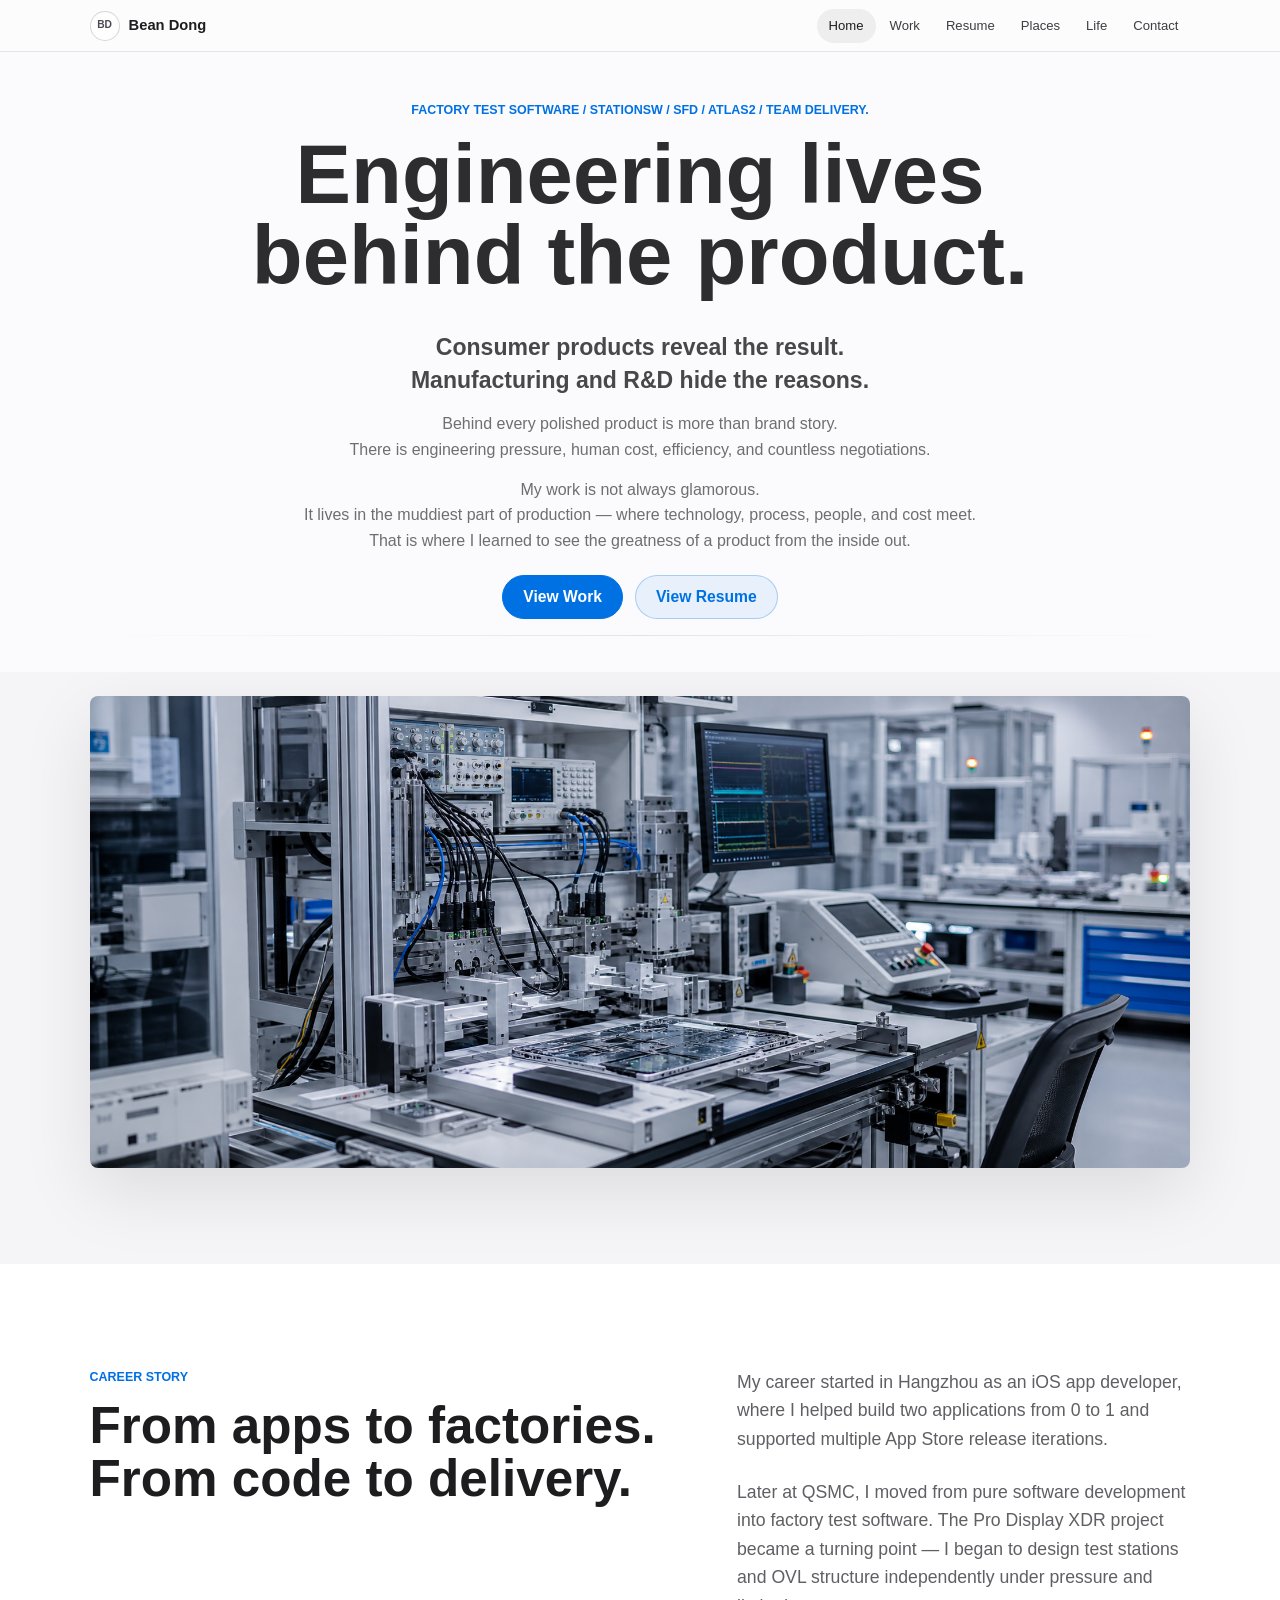
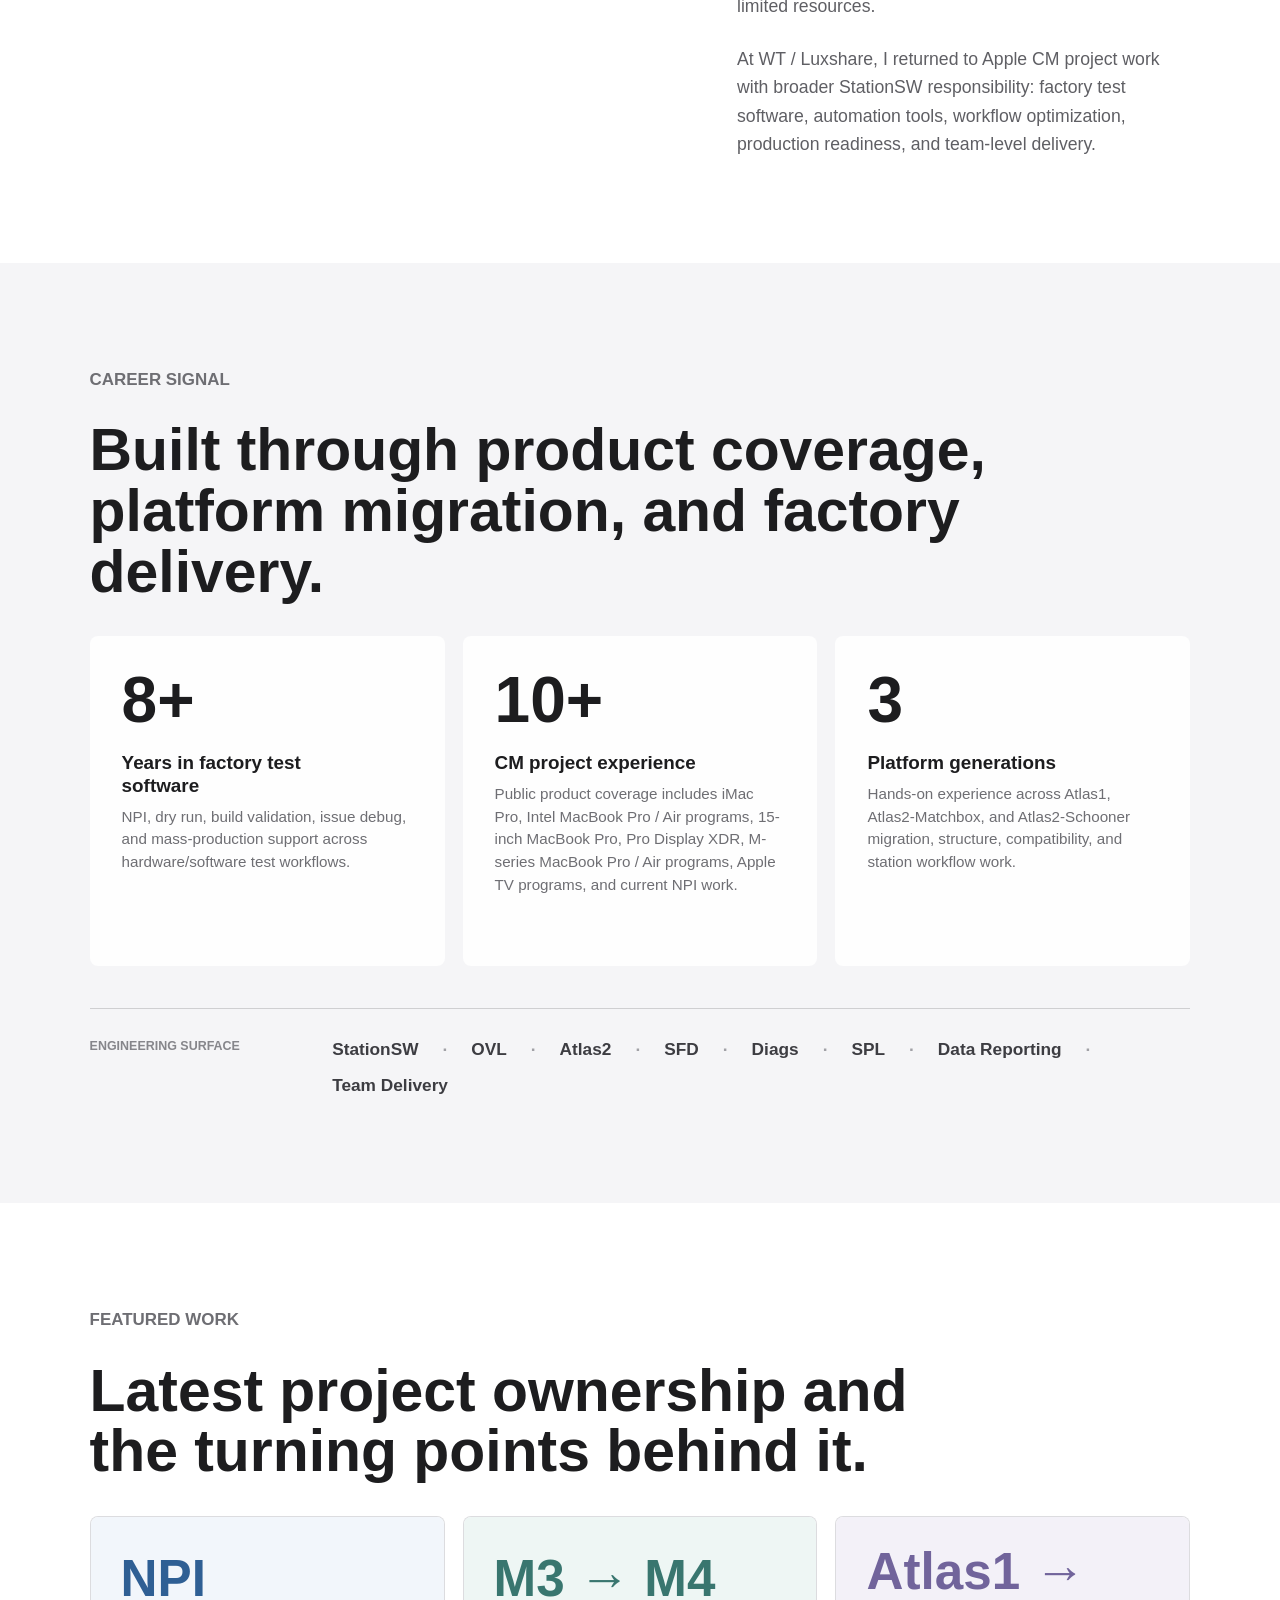
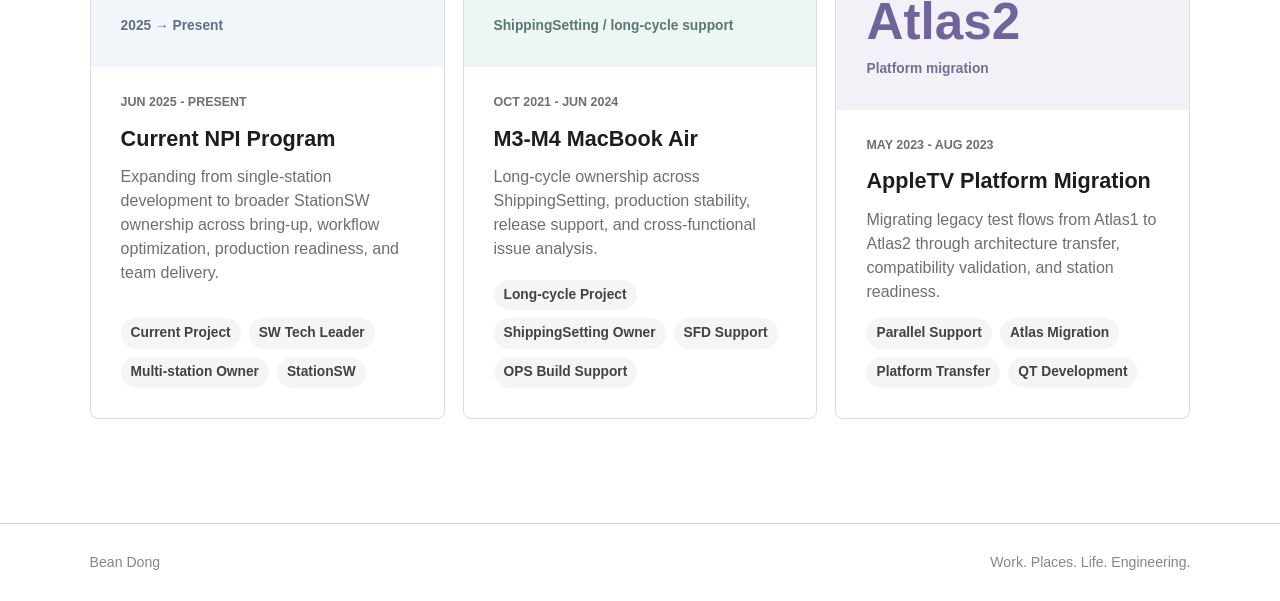
<file: index.html>
<!doctype html>
<html lang="en">
  <head>
    <meta charset="utf-8" />
    <meta name="viewport" content="width=device-width, initial-scale=1" />
    <meta
      name="description"
      content="Bean Dong personal website: factory test software, StationSW, SFD-Diags, Atlas2, resume, work timeline, and personal archive."
    />
    <title>Bean Dong | Factory Test Software Engineer</title>
    <link rel="icon" href="data:," />
    <link rel="stylesheet" href="styles.css?v=20260610-2" />
  </head>
  <body data-page="home">
    <header class="site-header">
      <a class="brand" href="index.html" aria-label="Bean Dong home">
        <span class="brand-monogram" aria-hidden="true">BD</span>
        <span>Bean Dong</span>
      </a>
      <button class="nav-toggle" type="button" aria-label="Open navigation" aria-expanded="false">
        <span></span><span></span><span></span>
      </button>
      <nav class="site-nav" aria-label="Primary navigation">
        <a href="index.html" data-nav="home">Home</a>
        <a href="work.html" data-nav="work">Work</a>
        <a href="resume.html" data-nav="resume">Resume</a>
        <a href="places.html" data-nav="places">Places</a>
        <a href="life.html" data-nav="life">Life</a>
        <a href="contact.html" data-nav="contact">Contact</a>
      </nav>
    </header>

    <main>
      <section class="hero apple-hero">
        <div class="hero-copy">
          <p class="eyebrow" data-bind="profile.kicker"></p>
          <h1 class="hero-statement">Engineering lives behind the product.</h1>
          <div class="hero-story" id="hero-story"></div>
          <div class="hero-actions">
            <a class="button primary" href="work.html">View Work</a>
            <a class="button secondary" href="resume.html">View Resume</a>
          </div>
        </div>
      </section>

      <section class="home-visual-band" aria-label="Engineering test environment">
        <img
          src="assets/home/engineering-test-station.png"
          alt="A modern electronics engineering test station with diagnostic equipment and production fixtures"
        />
      </section>

      <section class="section split-section career-story-section">
        <div>
          <p class="eyebrow">Career Story</p>
          <h2>From apps to factories.<br />From code to delivery.</h2>
        </div>
        <div class="career-story-copy" id="career-story"></div>
      </section>

      <section class="section soft-section">
        <div class="section-heading compact">
          <p class="eyebrow">Career Signal</p>
          <h2>Built through product coverage, platform migration, and factory delivery.</h2>
        </div>
        <div class="metric-grid" id="metrics"></div>
        <div class="capability-band">
          <span class="capability-band-label">Engineering surface</span>
          <div class="capability-band-list" id="capability-band"></div>
        </div>
      </section>

      <section class="section">
        <div class="section-heading compact">
          <p class="eyebrow">Featured Work</p>
          <h2>Latest project ownership and the turning points behind it.</h2>
        </div>
        <div class="preview-grid" id="home-work-preview"></div>
      </section>
    </main>

    <footer class="site-footer">
      <span>Bean Dong</span>
      <span>Work. Places. Life. Engineering.</span>
    </footer>

    <script src="script.js?v=20260610-2"></script>
  </body>
</html>
</file>
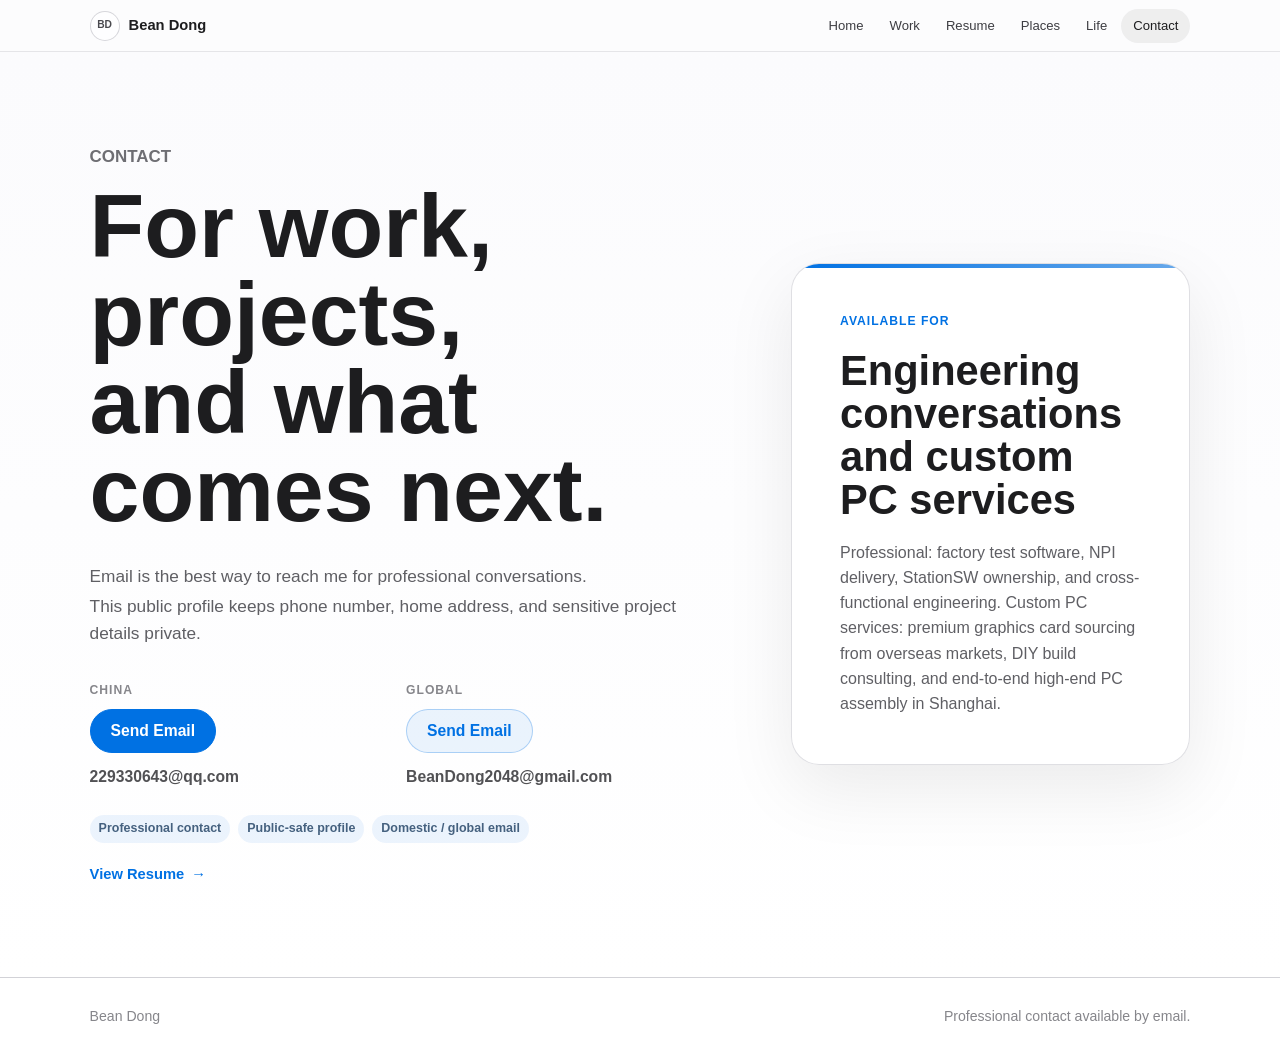
<file: contact.html>
<!doctype html>
<html lang="en">
  <head>
    <meta charset="utf-8" />
    <meta name="viewport" content="width=device-width, initial-scale=1" />
    <meta name="description" content="Contact Bean Dong." />
    <title>Contact | Bean Dong</title>
    <link rel="icon" href="data:," />
    <link rel="stylesheet" href="styles.css?v=20260610-4" />
  </head>
  <body data-page="contact">
    <header class="site-header">
      <a class="brand" href="index.html" aria-label="Bean Dong home">
        <span class="brand-monogram" aria-hidden="true">BD</span>
        <span>Bean Dong</span>
      </a>
      <button class="nav-toggle" type="button" aria-label="Open navigation" aria-expanded="false">
        <span></span><span></span><span></span>
      </button>
      <nav class="site-nav" aria-label="Primary navigation">
        <a href="index.html" data-nav="home">Home</a>
        <a href="work.html" data-nav="work">Work</a>
        <a href="resume.html" data-nav="resume">Resume</a>
        <a href="places.html" data-nav="places">Places</a>
        <a href="life.html" data-nav="life">Life</a>
        <a href="contact.html" data-nav="contact">Contact</a>
      </nav>
    </header>

    <main>
      <section class="contact-hero standard-hero contact-standard-hero">
        <div class="standard-hero-copy contact-intro">
          <p class="eyebrow">Contact</p>
          <h1 data-bind="contact.headline"></h1>
          <div class="contact-notes">
            <p class="contact-note" data-bind="contact.note"></p>
            <p class="contact-note" data-bind="contact.privacyNote"></p>
          </div>
          <div class="contact-email-list">
            <div class="contact-email-item">
              <p class="contact-email-label">China</p>
              <div class="contact-email-line">
                <a class="button primary" id="china-email-link" href="#">Send Email</a>
                <a class="contact-email-address" id="china-email-address" href="#"></a>
              </div>
            </div>
            <div class="contact-email-item">
              <p class="contact-email-label">Global</p>
              <div class="contact-email-line">
                <a class="button secondary" id="global-email-link" href="#">Send Email</a>
                <a class="contact-email-address" id="global-email-address" href="#"></a>
              </div>
            </div>
          </div>
          <div class="contact-signals" aria-label="Contact details">
            <span>Professional contact</span>
            <span>Public-safe profile</span>
            <span>Domestic / global email</span>
          </div>
          <a class="contact-resume-link" href="resume.html">
            View Resume
            <span aria-hidden="true">→</span>
          </a>
        </div>
        <aside class="contact-card">
          <p class="contact-card-label" data-bind="contact.cardLabel"></p>
          <h2 data-bind="contact.cardTitle"></h2>
          <p class="contact-card-copy" data-bind="contact.cardBody"></p>
        </aside>
      </section>
    </main>

    <footer class="site-footer">
      <span>Bean Dong</span>
      <span>Professional contact available by email.</span>
    </footer>

    <script src="script.js?v=20260610-4"></script>
  </body>
</html>
</file>
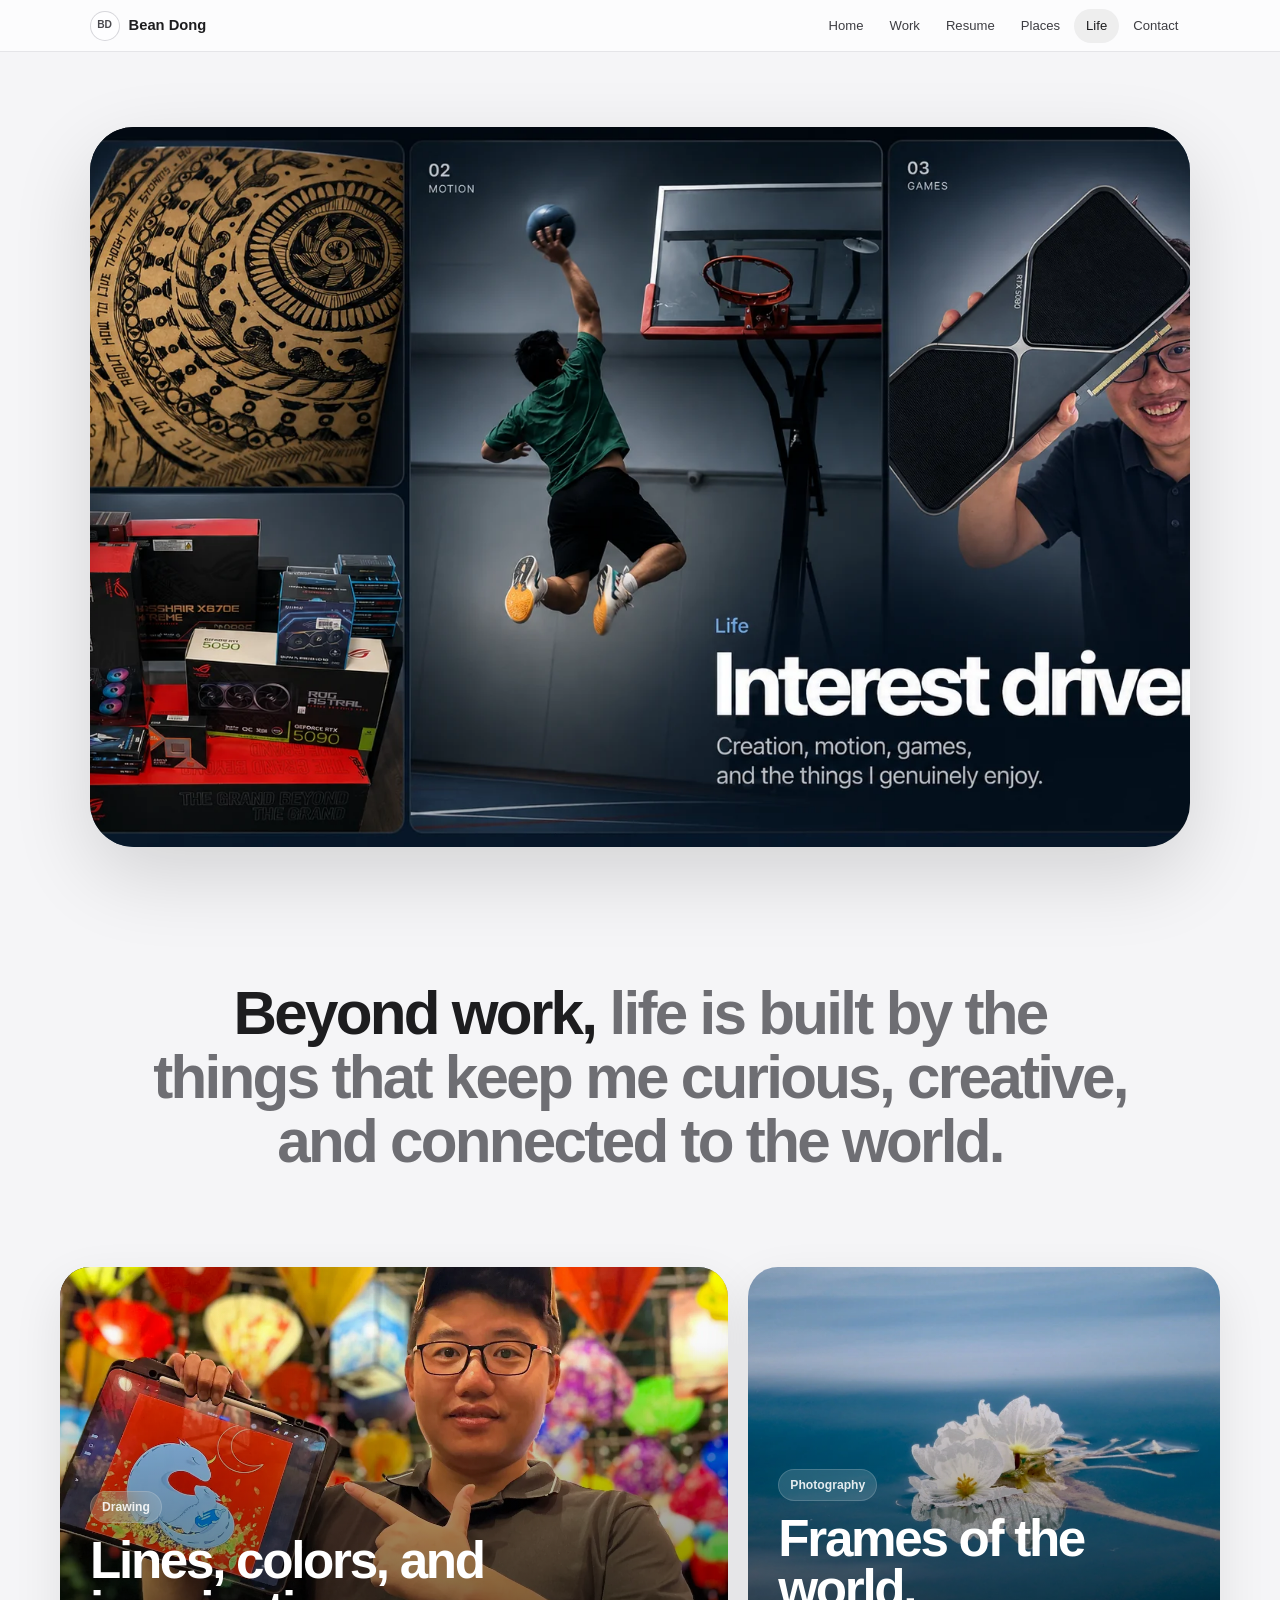
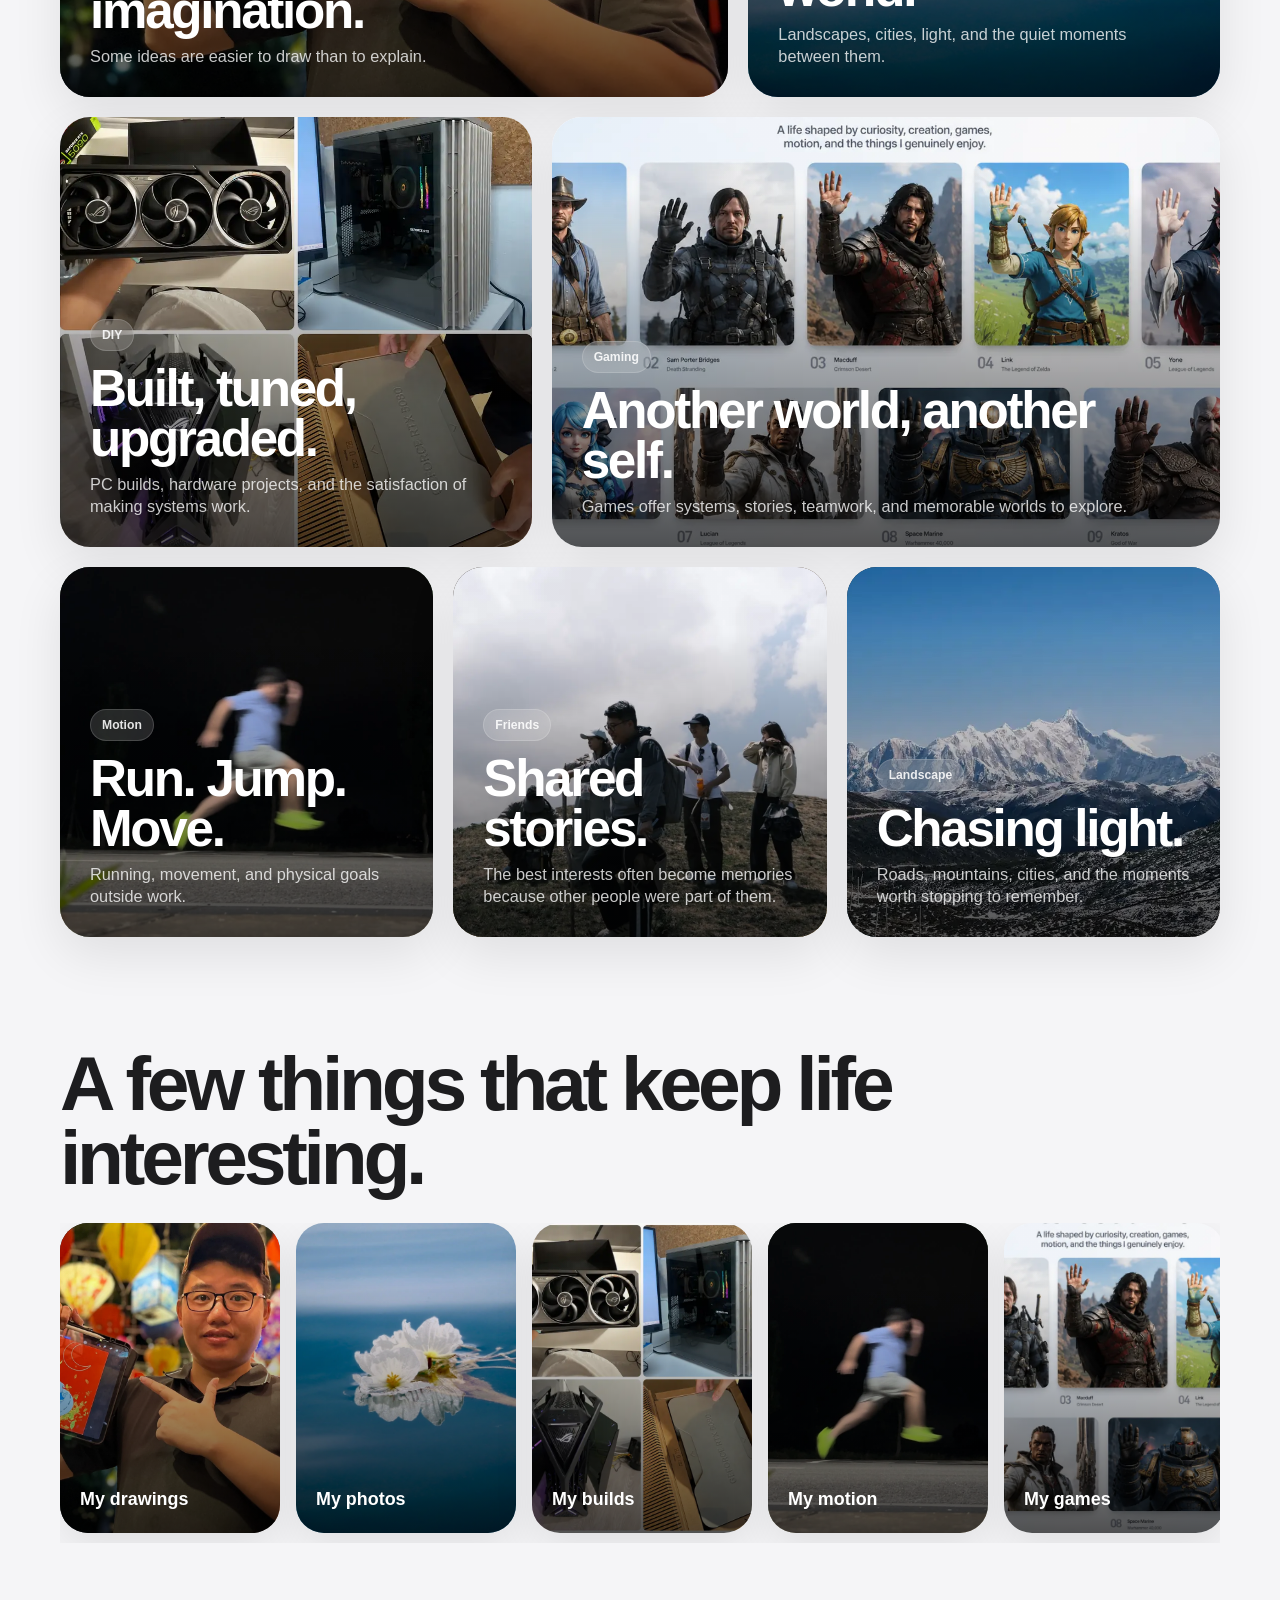
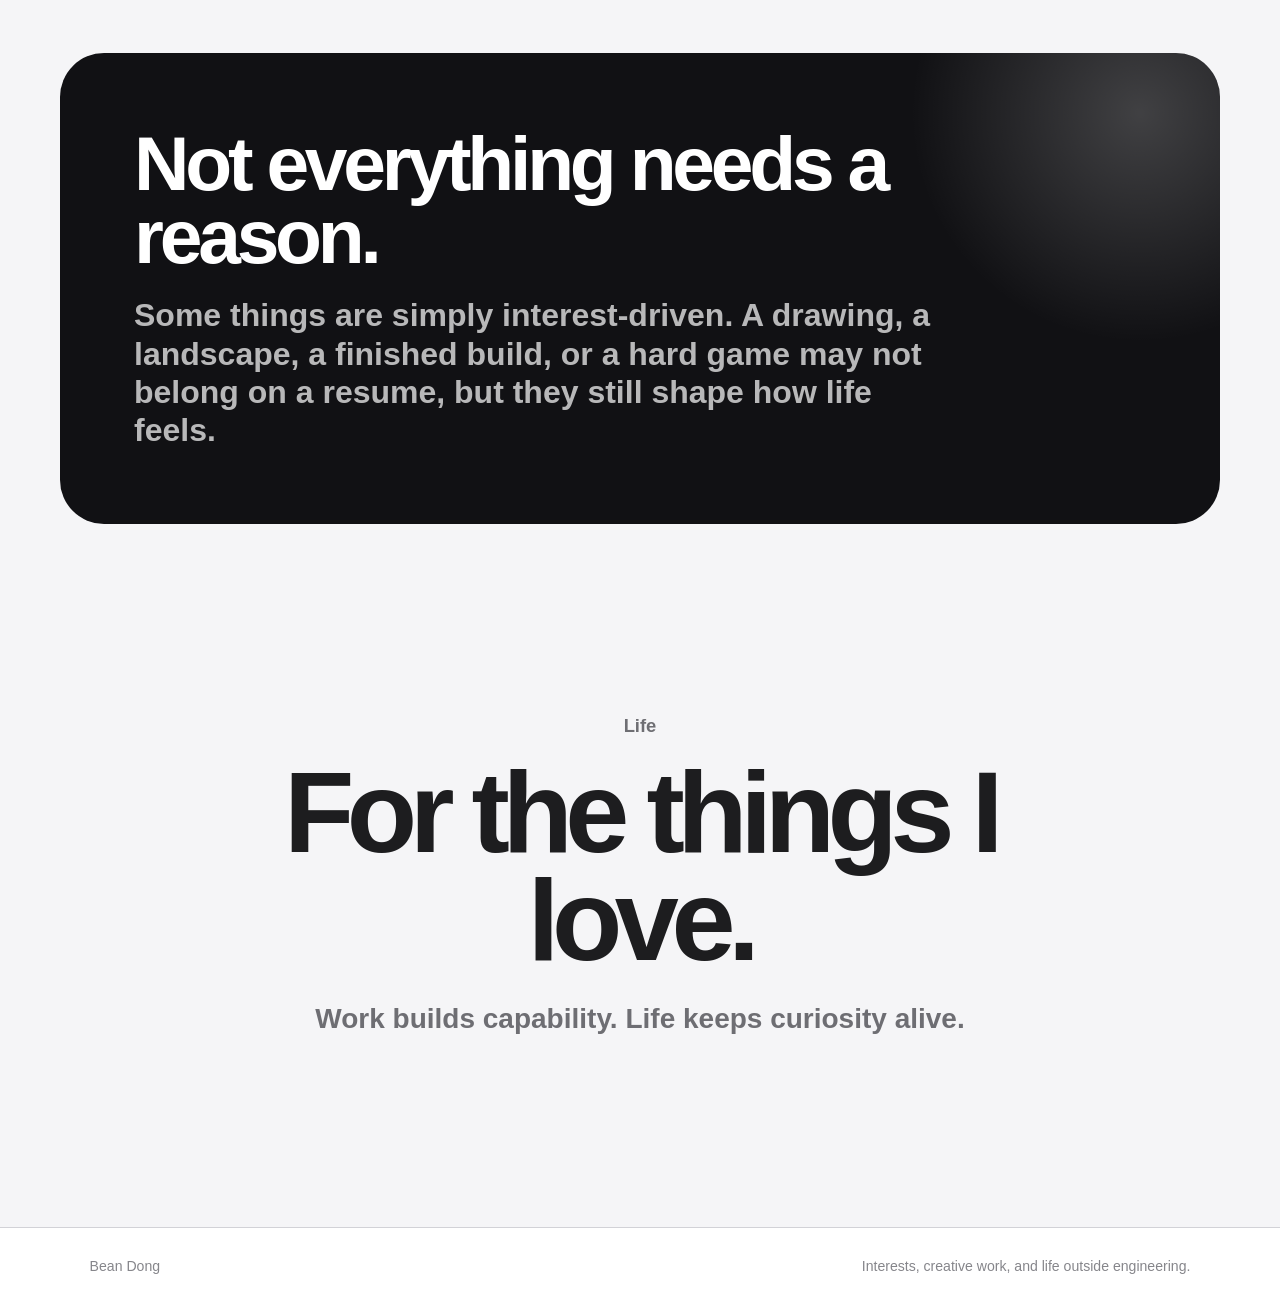
<file: life.html>
<!doctype html>
<html lang="en">
  <head>
    <meta charset="utf-8" />
    <meta name="viewport" content="width=device-width, initial-scale=1" />
    <meta name="description" content="Bean Dong life and creative interests." />
    <title>Life | Bean Dong</title>
    <link rel="icon" href="data:," />
    <link rel="stylesheet" href="styles.css?v=20260612-2" />
  </head>
  <body data-page="life">
    <header class="site-header">
      <a class="brand" href="index.html" aria-label="Bean Dong home">
        <span class="brand-monogram" aria-hidden="true">BD</span>
        <span>Bean Dong</span>
      </a>
      <button class="nav-toggle" type="button" aria-label="Open navigation" aria-expanded="false">
        <span></span><span></span><span></span>
      </button>
      <nav class="site-nav" aria-label="Primary navigation">
        <a href="index.html" data-nav="home">Home</a>
        <a href="work.html" data-nav="work">Work</a>
        <a href="resume.html" data-nav="resume">Resume</a>
        <a href="places.html" data-nav="places">Places</a>
        <a href="life.html" data-nav="life">Life</a>
        <a href="contact.html" data-nav="contact">Contact</a>
      </nav>
    </header>

    <main class="visual-page life-page">
      <section class="visual-hero-section">
        <div class="visual-hero-card life-visual-hero">
          <img class="visual-hero-image" id="life-hero-image" alt="" hidden />
          <div class="visual-hero-overlay" aria-hidden="true"></div>
          <div class="visual-hero-copy">
            <p class="visual-eyebrow">Life</p>
            <h1 data-bind="life.heroTitle"></h1>
            <p data-bind="life.heroSubtitle"></p>
          </div>
        </div>
      </section>

      <section class="visual-intro">
        <p>
          <span data-bind="life.introLead"></span>
          <span class="visual-intro-muted" data-bind="life.introBody"></span>
        </p>
      </section>

      <section class="visual-feature-grid life-grid" id="life-grid" aria-label="Life interests"></section>

      <section class="visual-gallery-section">
        <h2 data-bind="life.galleryTitle"></h2>
        <div class="visual-gallery-strip" id="life-gallery"></div>
      </section>

      <section class="visual-statement">
        <h2 data-bind="life.statementTitle"></h2>
        <p data-bind="life.statementBody"></p>
      </section>

      <section class="visual-finale">
        <div>
          <p class="visual-finale-kicker">Life</p>
          <h2 data-bind="life.finaleTitle"></h2>
          <p data-bind="life.finaleBody"></p>
        </div>
      </section>
    </main>

    <footer class="site-footer">
      <span>Bean Dong</span>
      <span>Interests, creative work, and life outside engineering.</span>
    </footer>

    <script src="script.js?v=20260612-2"></script>
  </body>
</html>
</file>
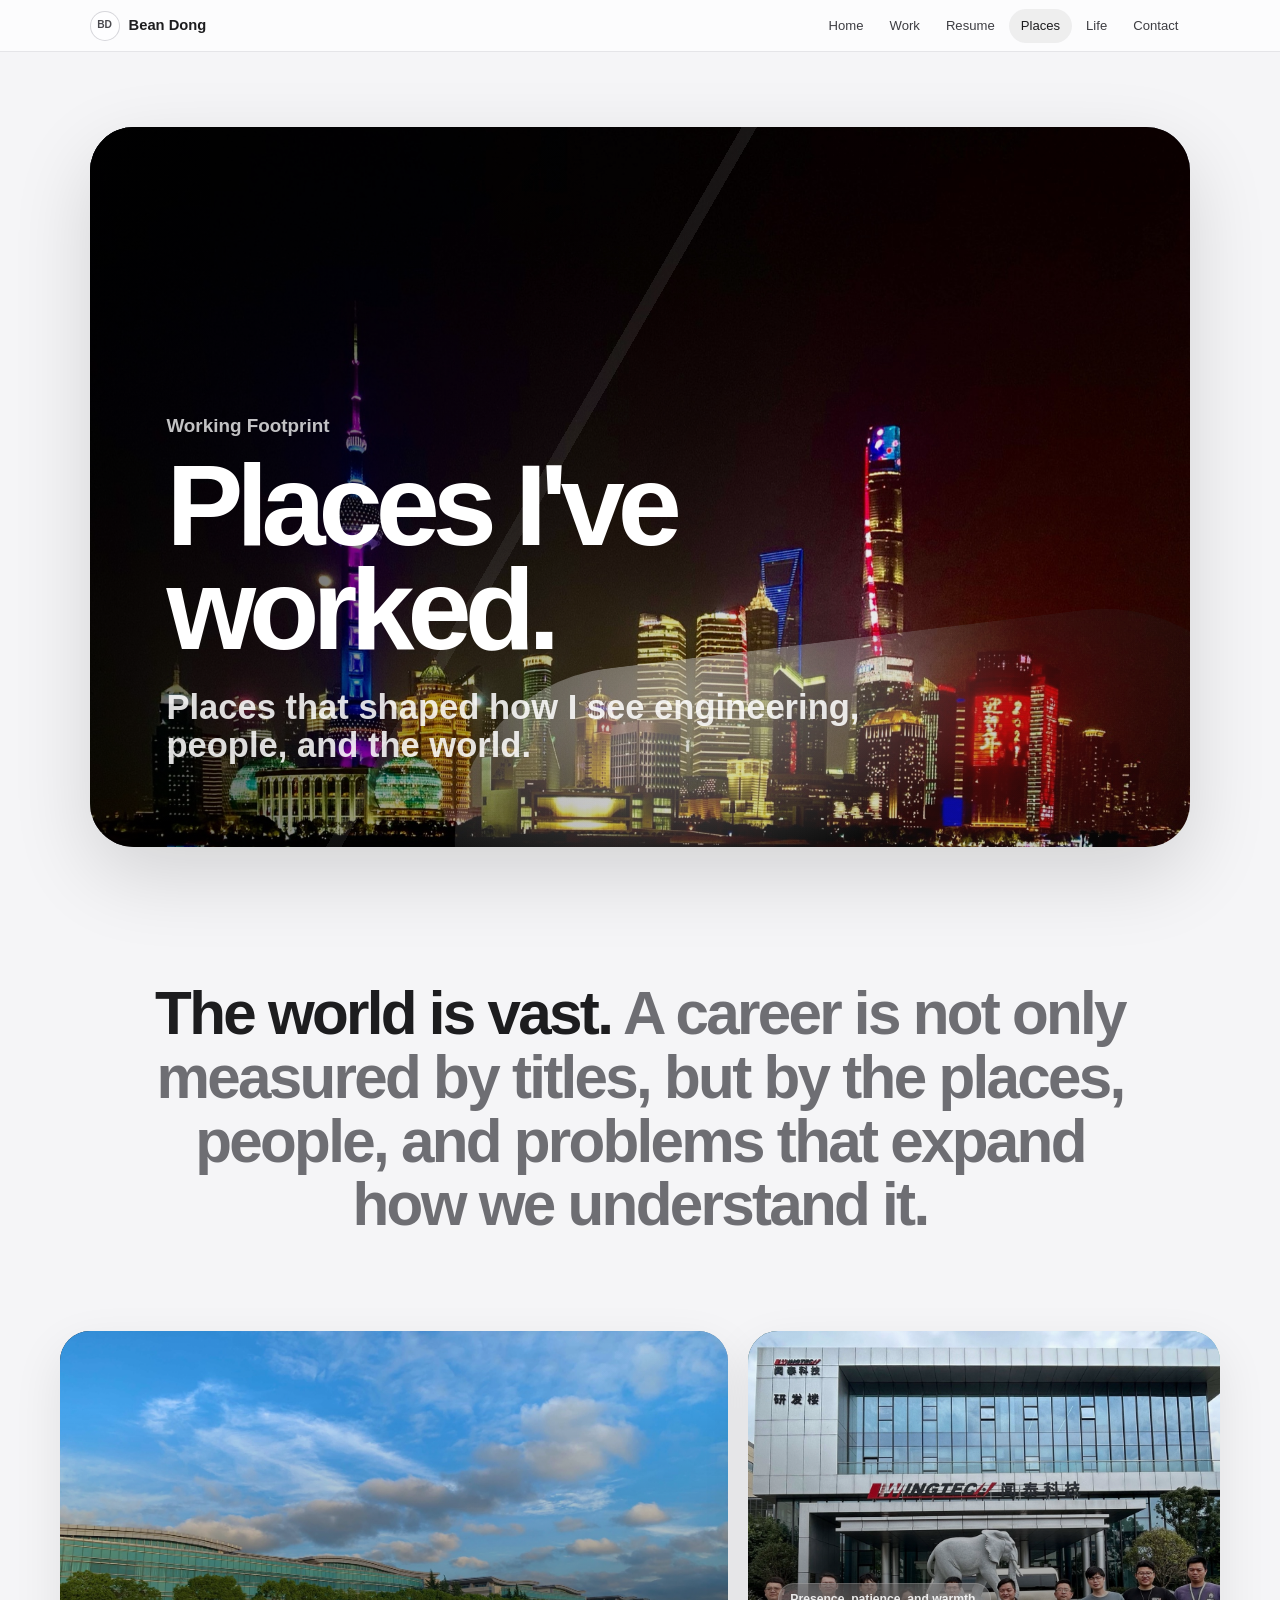
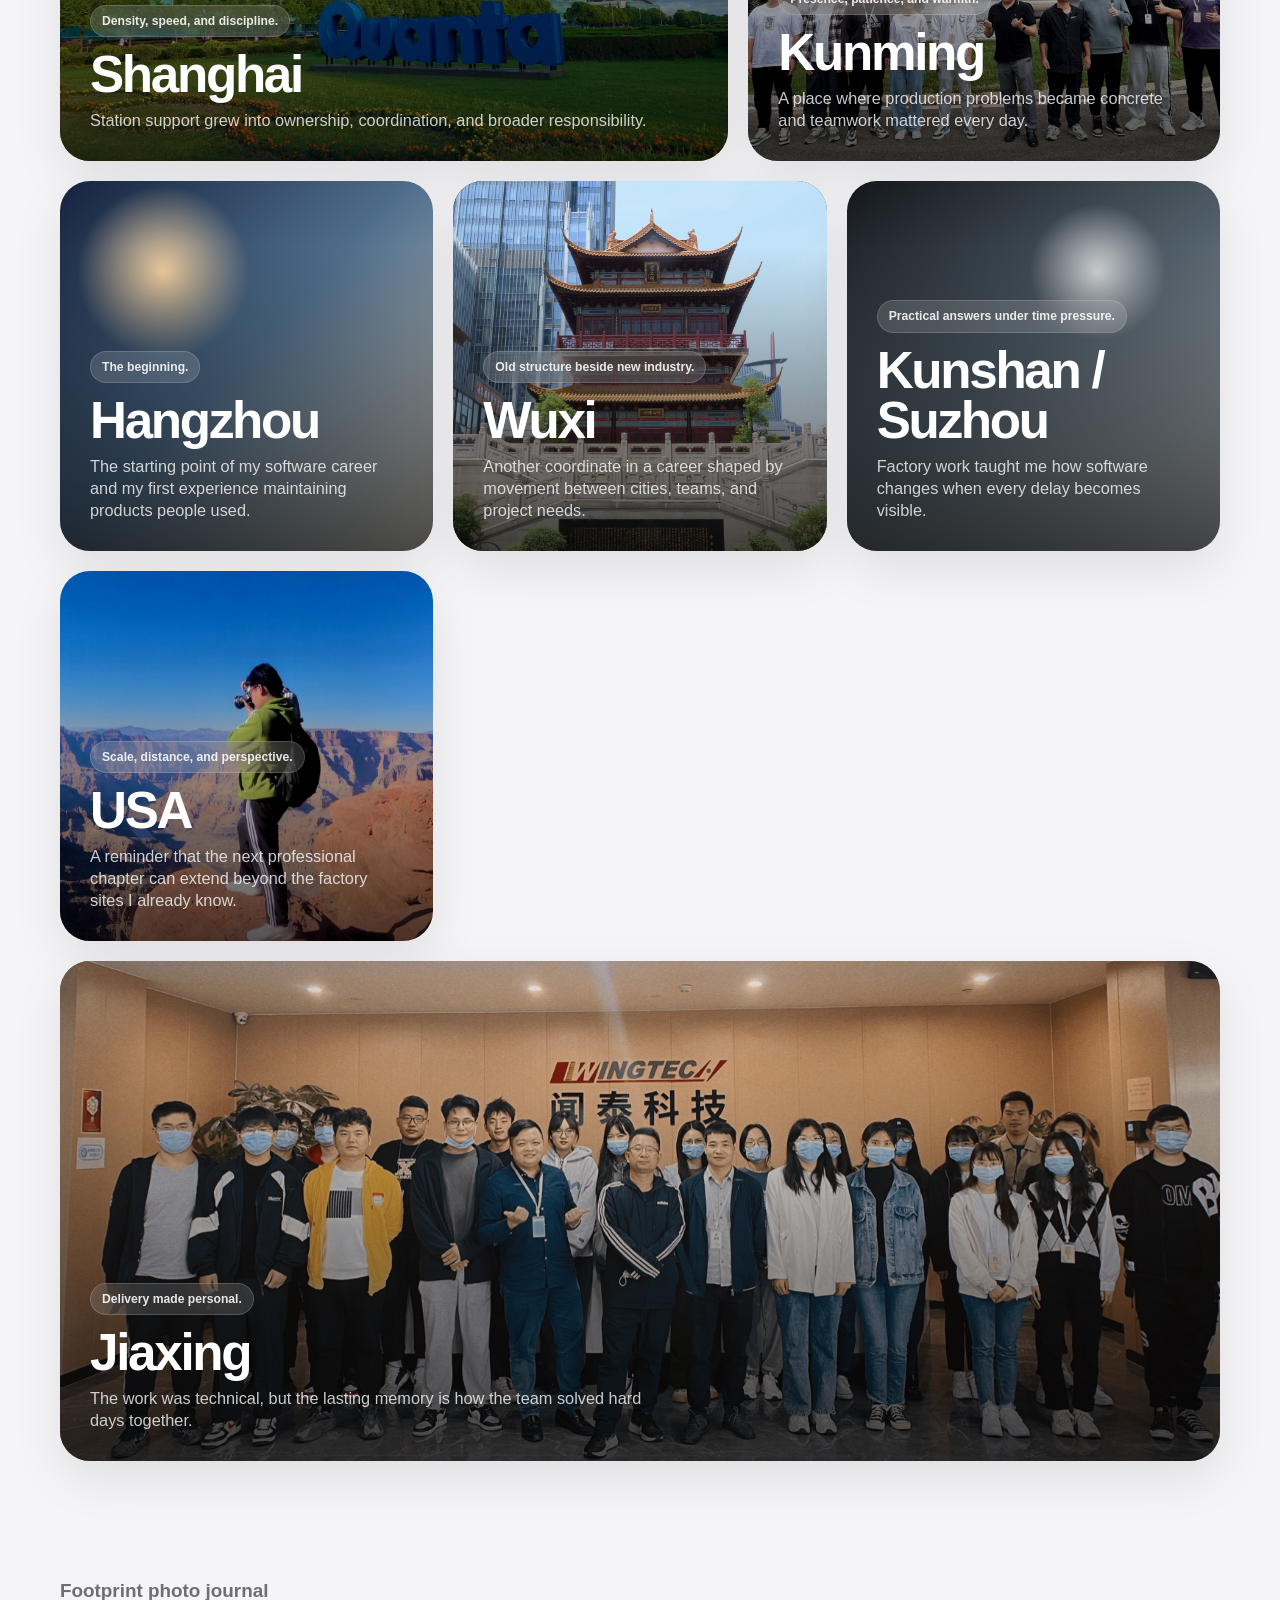
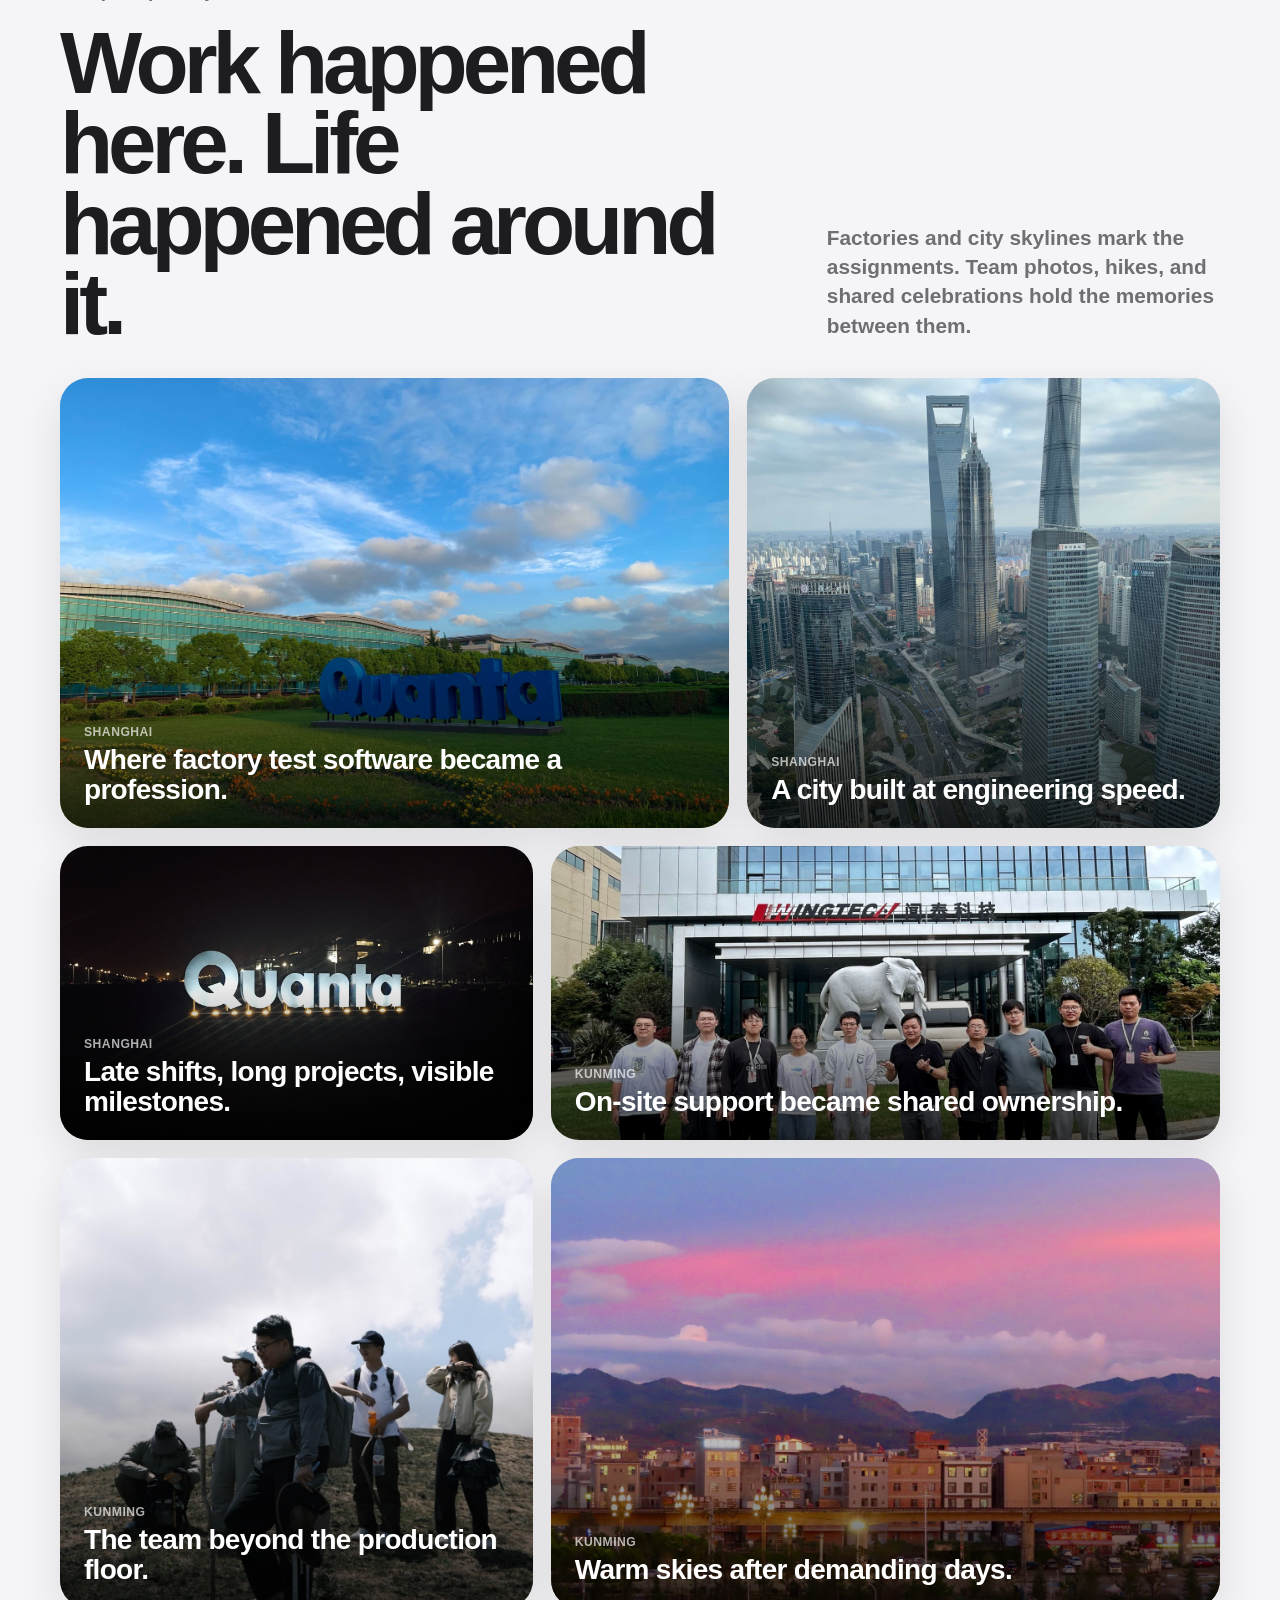
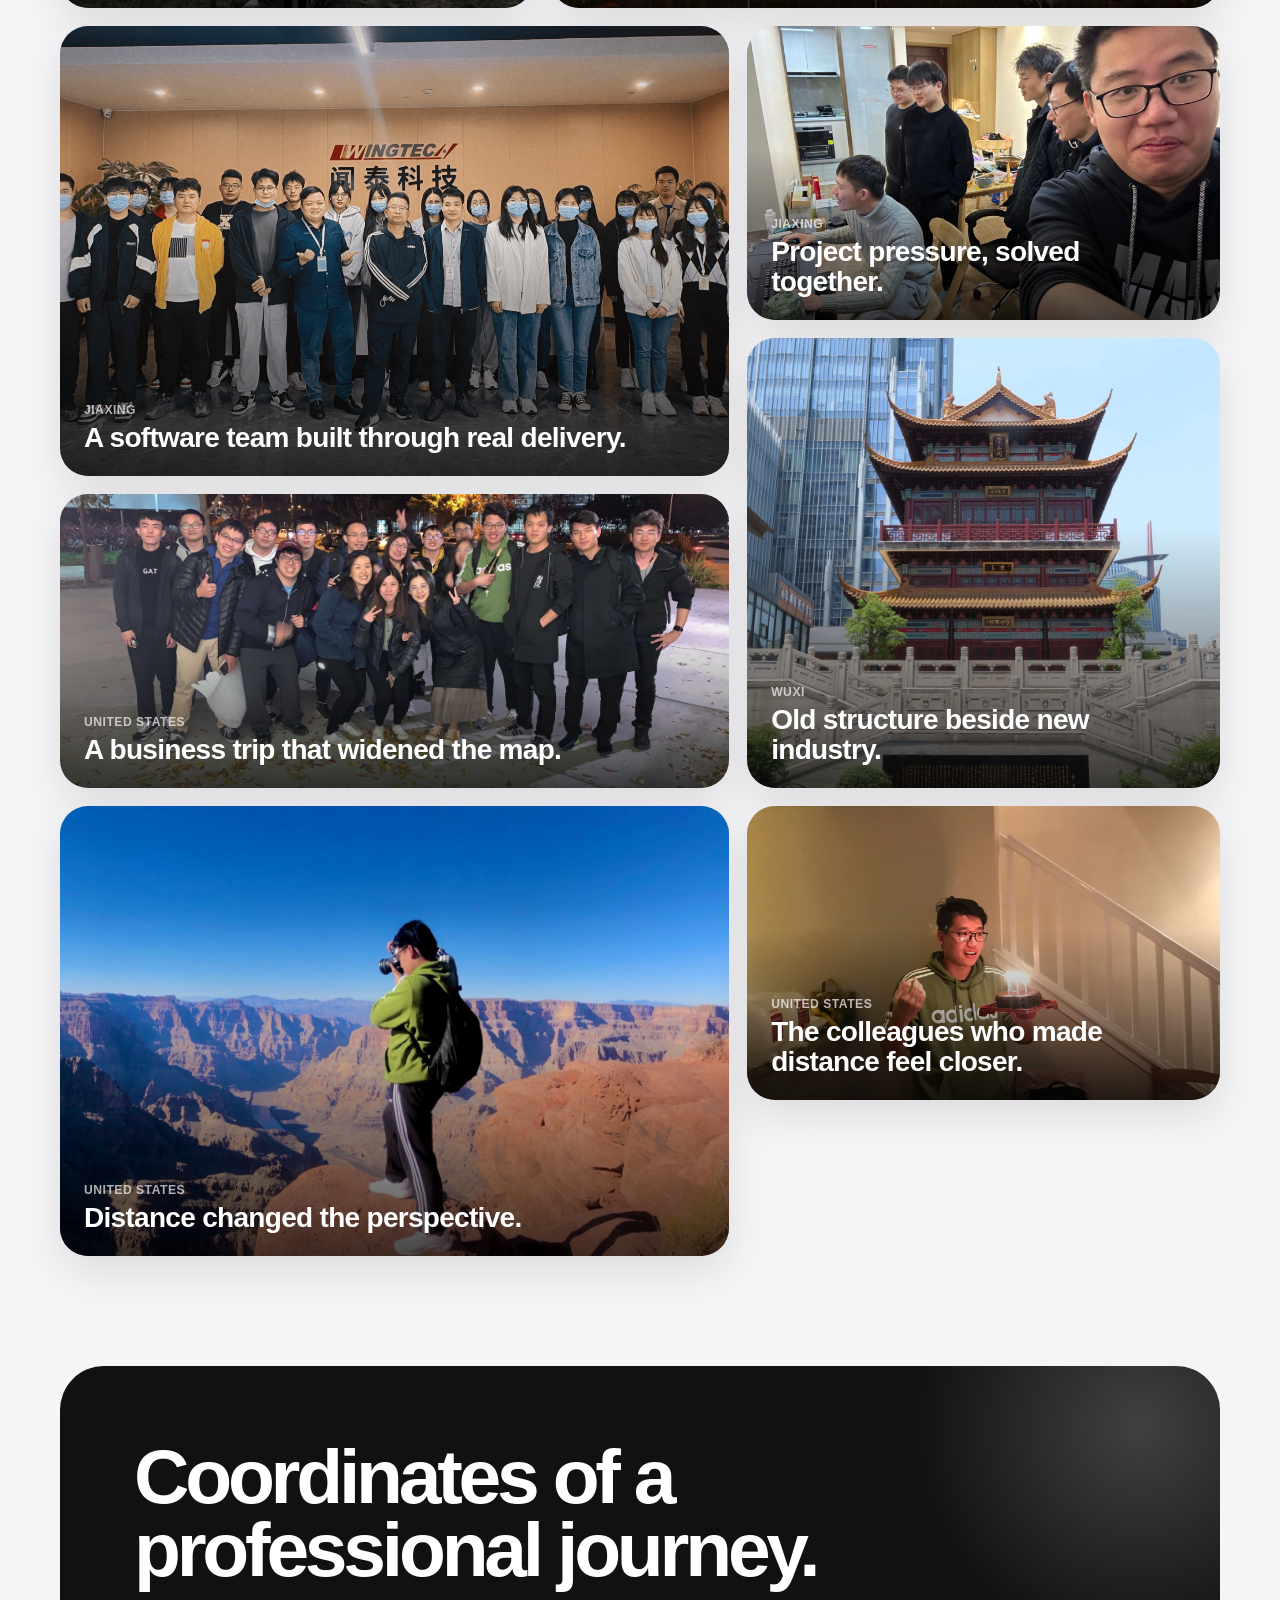
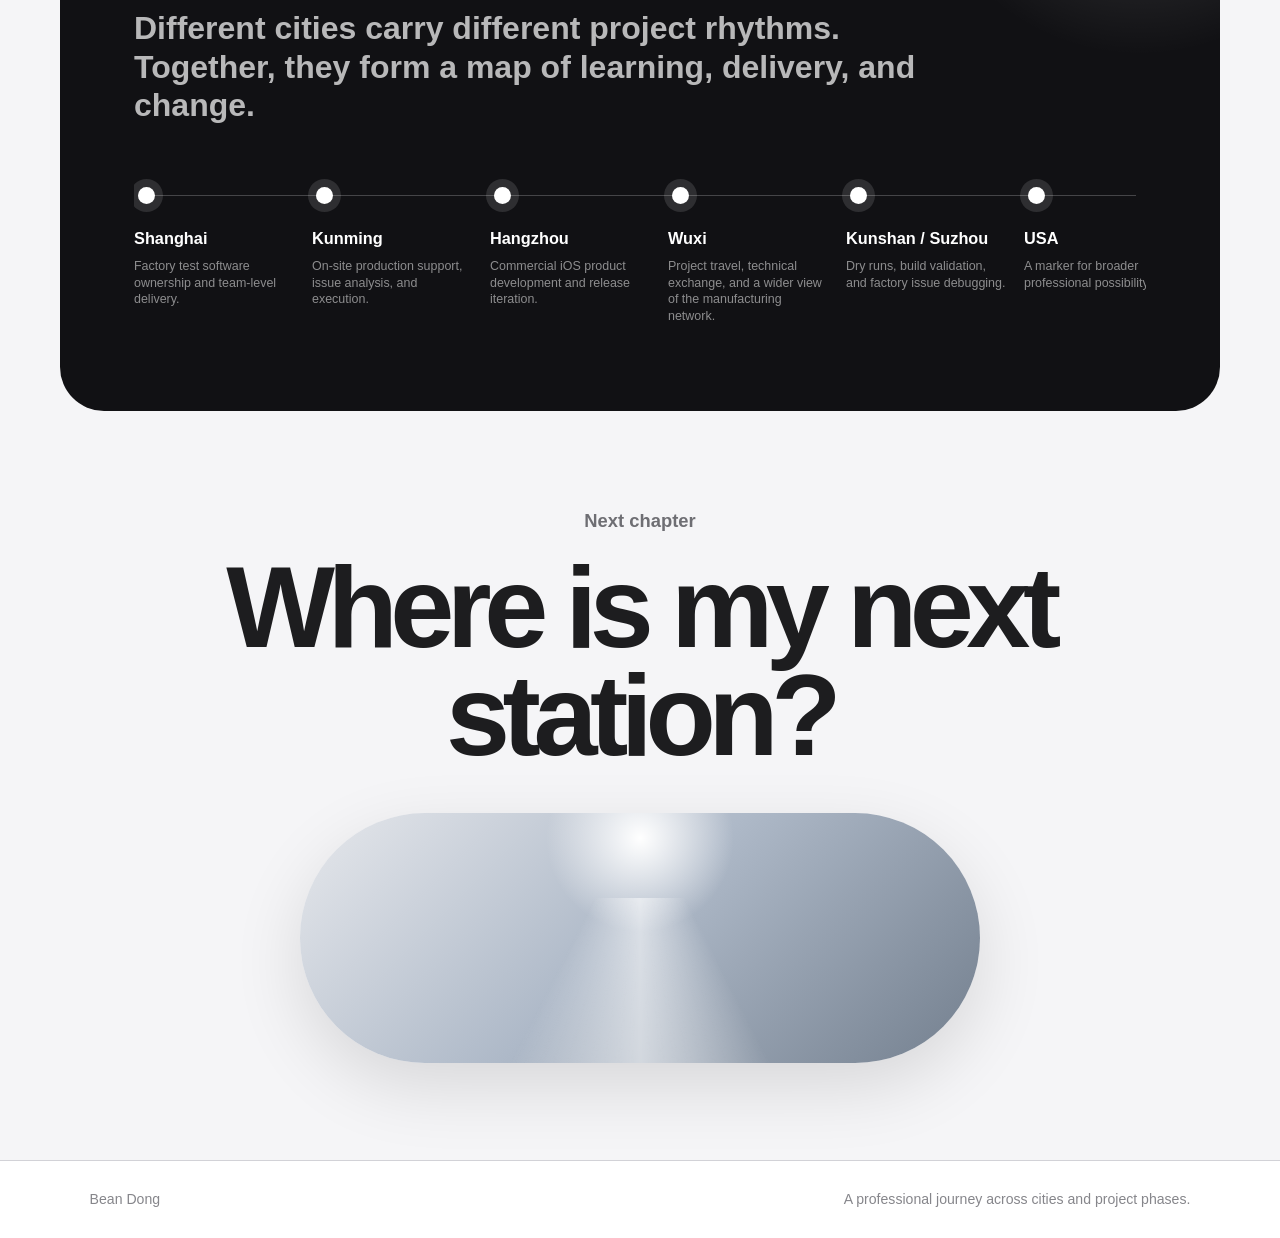
<file: places.html>
<!doctype html>
<html lang="en">
  <head>
    <meta charset="utf-8" />
    <meta name="viewport" content="width=device-width, initial-scale=1" />
    <meta name="description" content="Bean Dong places and work memories." />
    <title>Places | Bean Dong</title>
    <link rel="icon" href="data:," />
    <link rel="stylesheet" href="styles.css?v=20260611-2" />
  </head>
  <body data-page="places">
    <header class="site-header">
      <a class="brand" href="index.html" aria-label="Bean Dong home">
        <span class="brand-monogram" aria-hidden="true">BD</span>
        <span>Bean Dong</span>
      </a>
      <button class="nav-toggle" type="button" aria-label="Open navigation" aria-expanded="false">
        <span></span><span></span><span></span>
      </button>
      <nav class="site-nav" aria-label="Primary navigation">
        <a href="index.html" data-nav="home">Home</a>
        <a href="work.html" data-nav="work">Work</a>
        <a href="resume.html" data-nav="resume">Resume</a>
        <a href="places.html" data-nav="places">Places</a>
        <a href="life.html" data-nav="life">Life</a>
        <a href="contact.html" data-nav="contact">Contact</a>
      </nav>
    </header>

    <main class="visual-page places-page">
      <section class="visual-hero-section">
        <div class="visual-hero-card places-visual-hero">
          <img class="visual-hero-image" id="places-hero-image" alt="" hidden />
          <div class="visual-hero-overlay" aria-hidden="true"></div>
          <div class="visual-hero-copy">
            <p class="visual-eyebrow">Working Footprint</p>
            <h1 data-bind="placesPage.heroTitle"></h1>
            <p data-bind="placesPage.heroSubtitle"></p>
          </div>
        </div>
      </section>

      <section class="visual-intro">
        <p>
          <span data-bind="placesPage.introLead"></span>
          <span class="visual-intro-muted" data-bind="placesPage.introBody"></span>
        </p>
      </section>

      <section class="visual-feature-grid places-grid" id="places-grid" aria-label="Working footprint"></section>

      <section class="footprint-gallery" aria-labelledby="footprint-gallery-title">
        <div class="footprint-gallery-heading">
          <p class="visual-eyebrow" data-bind="placesPage.galleryEyebrow"></p>
          <h2 id="footprint-gallery-title" data-bind="placesPage.galleryTitle"></h2>
          <p data-bind="placesPage.galleryBody"></p>
        </div>
        <div class="footprint-photo-grid" id="footprint-photo-grid"></div>
      </section>

      <section class="places-journey">
        <h2 data-bind="placesPage.journeyTitle"></h2>
        <p data-bind="placesPage.journeyBody"></p>
        <div class="places-route" id="places-route" aria-label="Professional journey route"></div>
      </section>

      <section class="visual-finale places-finale">
        <div>
          <p class="visual-finale-kicker">Next chapter</p>
          <h2 data-bind="placesPage.finaleTitle"></h2>
          <div class="places-finale-visual" aria-hidden="true"></div>
        </div>
      </section>
    </main>

    <footer class="site-footer">
      <span>Bean Dong</span>
      <span>A professional journey across cities and project phases.</span>
    </footer>

    <script src="script.js?v=20260611-2"></script>
  </body>
</html>
</file>
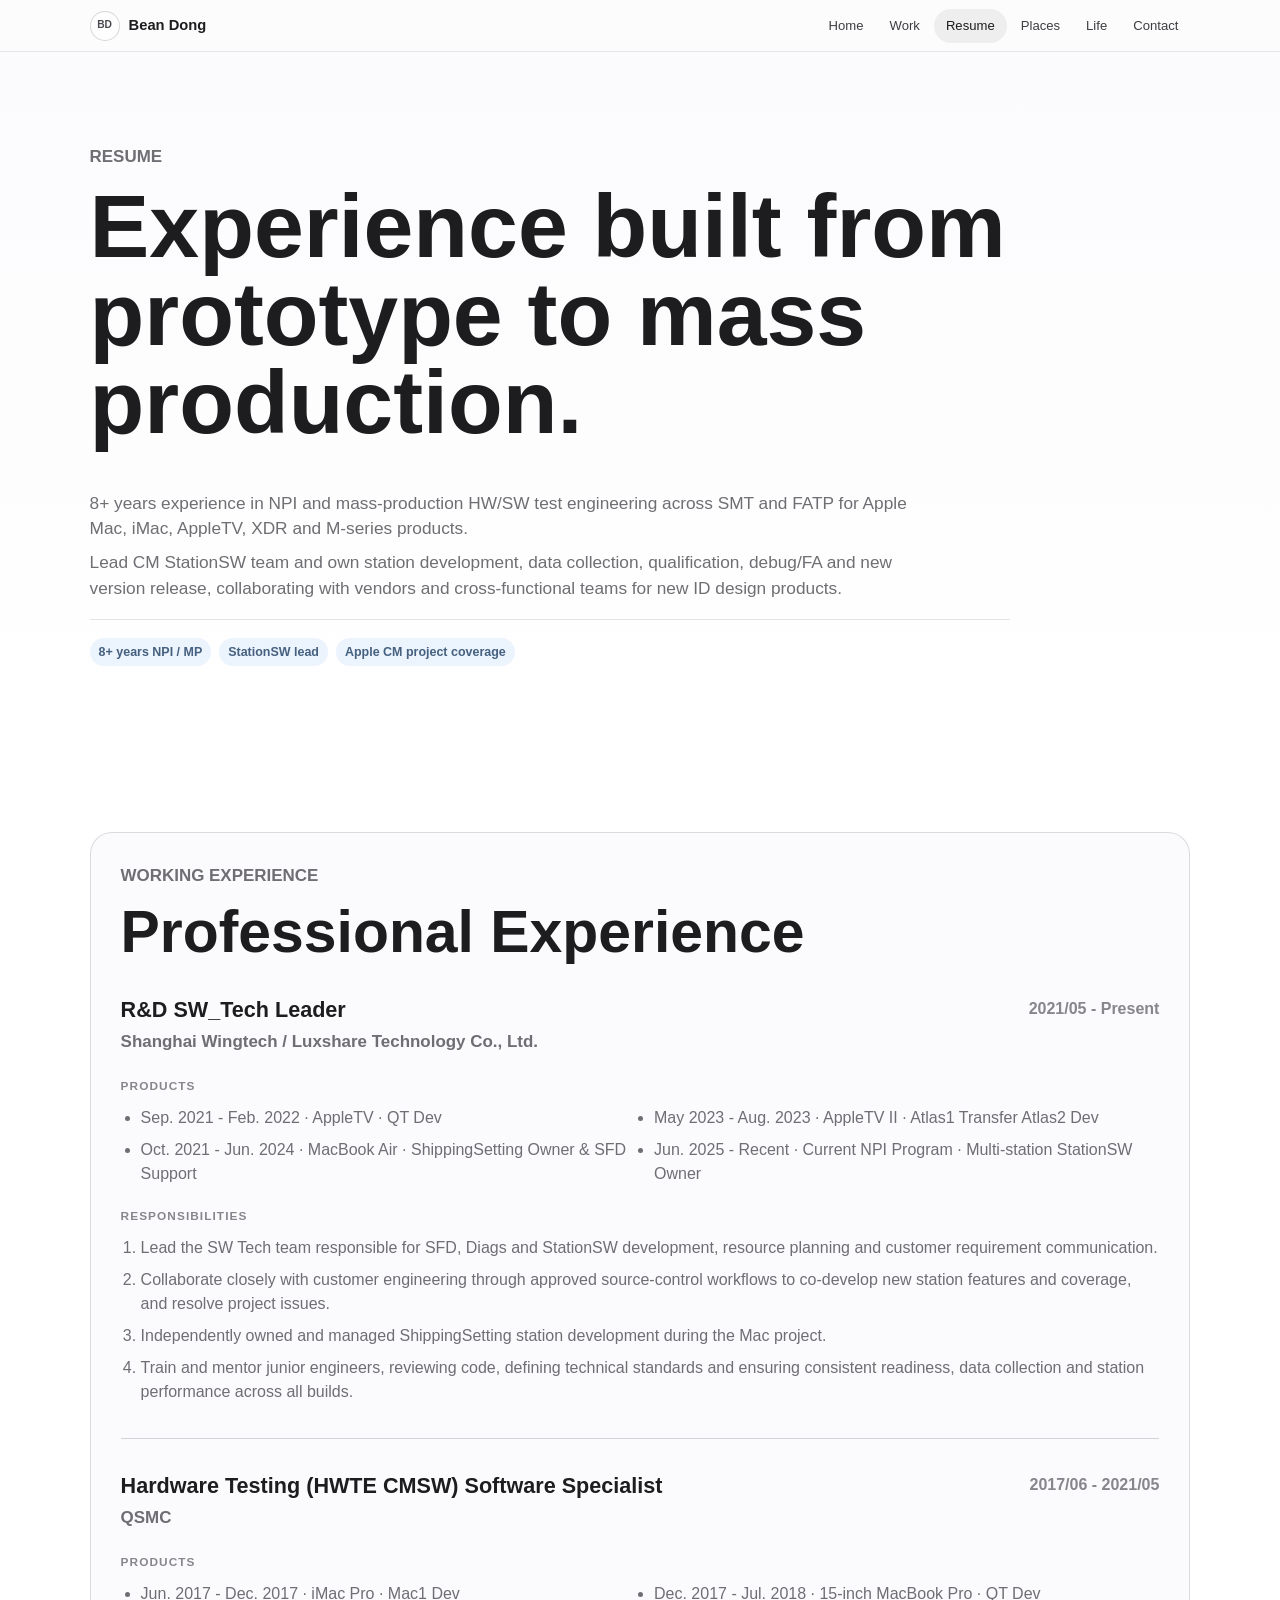
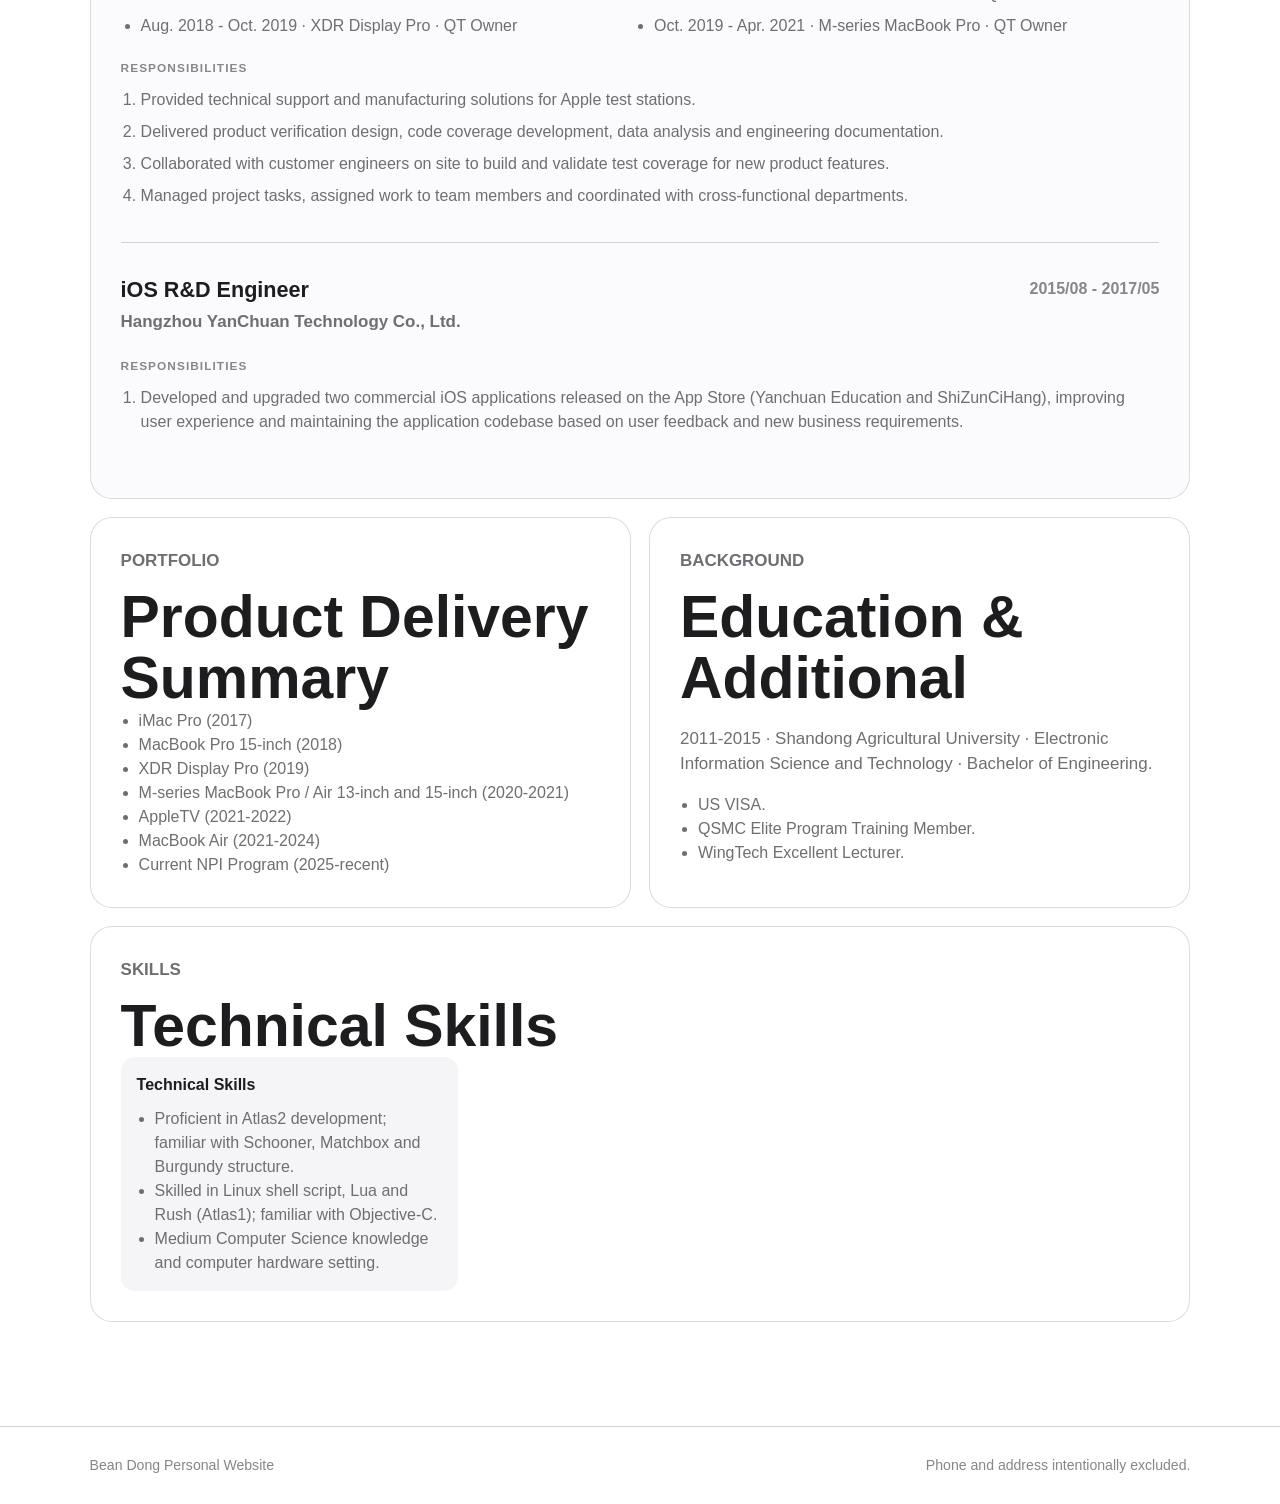
<file: resume.html>
<!doctype html>
<html lang="en">
  <head>
    <meta charset="utf-8" />
    <meta name="viewport" content="width=device-width, initial-scale=1" />
    <meta name="description" content="Bean Dong public resume." />
    <title>Resume | Bean Dong</title>
    <link rel="icon" href="data:," />
    <link rel="stylesheet" href="styles.css?v=20260610-2" />
  </head>
  <body data-page="resume">
    <header class="site-header">
      <a class="brand" href="index.html" aria-label="Bean Dong home">
        <span class="brand-monogram" aria-hidden="true">BD</span>
        <span>Bean Dong</span>
      </a>
      <button class="nav-toggle" type="button" aria-label="Open navigation" aria-expanded="false">
        <span></span><span></span><span></span>
      </button>
      <nav class="site-nav" aria-label="Primary navigation">
        <a href="index.html" data-nav="home">Home</a>
        <a href="work.html" data-nav="work">Work</a>
        <a href="resume.html" data-nav="resume">Resume</a>
        <a href="places.html" data-nav="places">Places</a>
        <a href="life.html" data-nav="life">Life</a>
        <a href="contact.html" data-nav="contact">Contact</a>
      </nav>
    </header>

    <main>
      <section class="page-hero standard-hero resume-hero">
        <div class="standard-hero-copy">
          <p class="eyebrow">Resume</p>
          <h1>Experience built from prototype to mass production.</h1>
        </div>
        <aside class="standard-hero-panel resume-hero-panel" aria-label="Resume summary">
          <div class="resume-profile" id="resume-profile"></div>
          <div class="standard-hero-signals">
            <span>8+ years NPI / MP</span>
            <span>StationSW lead</span>
            <span>Apple CM project coverage</span>
          </div>
        </aside>
      </section>

      <section class="section resume-section">
        <div class="resume-layout">
          <article class="resume-card wide resume-primary">
            <p class="eyebrow">Working Experience</p>
            <h2>Professional Experience</h2>
            <div id="resume-experience"></div>
          </article>
          <article class="resume-card">
            <p class="eyebrow">Portfolio</p>
            <h2>Product Delivery Summary</h2>
            <ul id="delivery-list"></ul>
          </article>
          <article class="resume-card">
            <p class="eyebrow">Background</p>
            <h2>Education & Additional</h2>
            <p data-bind="resume.education"></p>
            <ul id="additional-list"></ul>
          </article>
          <article class="resume-card wide">
            <p class="eyebrow">Skills</p>
            <h2>Technical Skills</h2>
            <div class="skill-columns" id="skill-columns"></div>
          </article>
        </div>
      </section>
    </main>

    <footer class="site-footer">
      <span>Bean Dong Personal Website</span>
      <span>Phone and address intentionally excluded.</span>
    </footer>

    <script src="script.js?v=20260610-2"></script>
  </body>
</html>
</file>
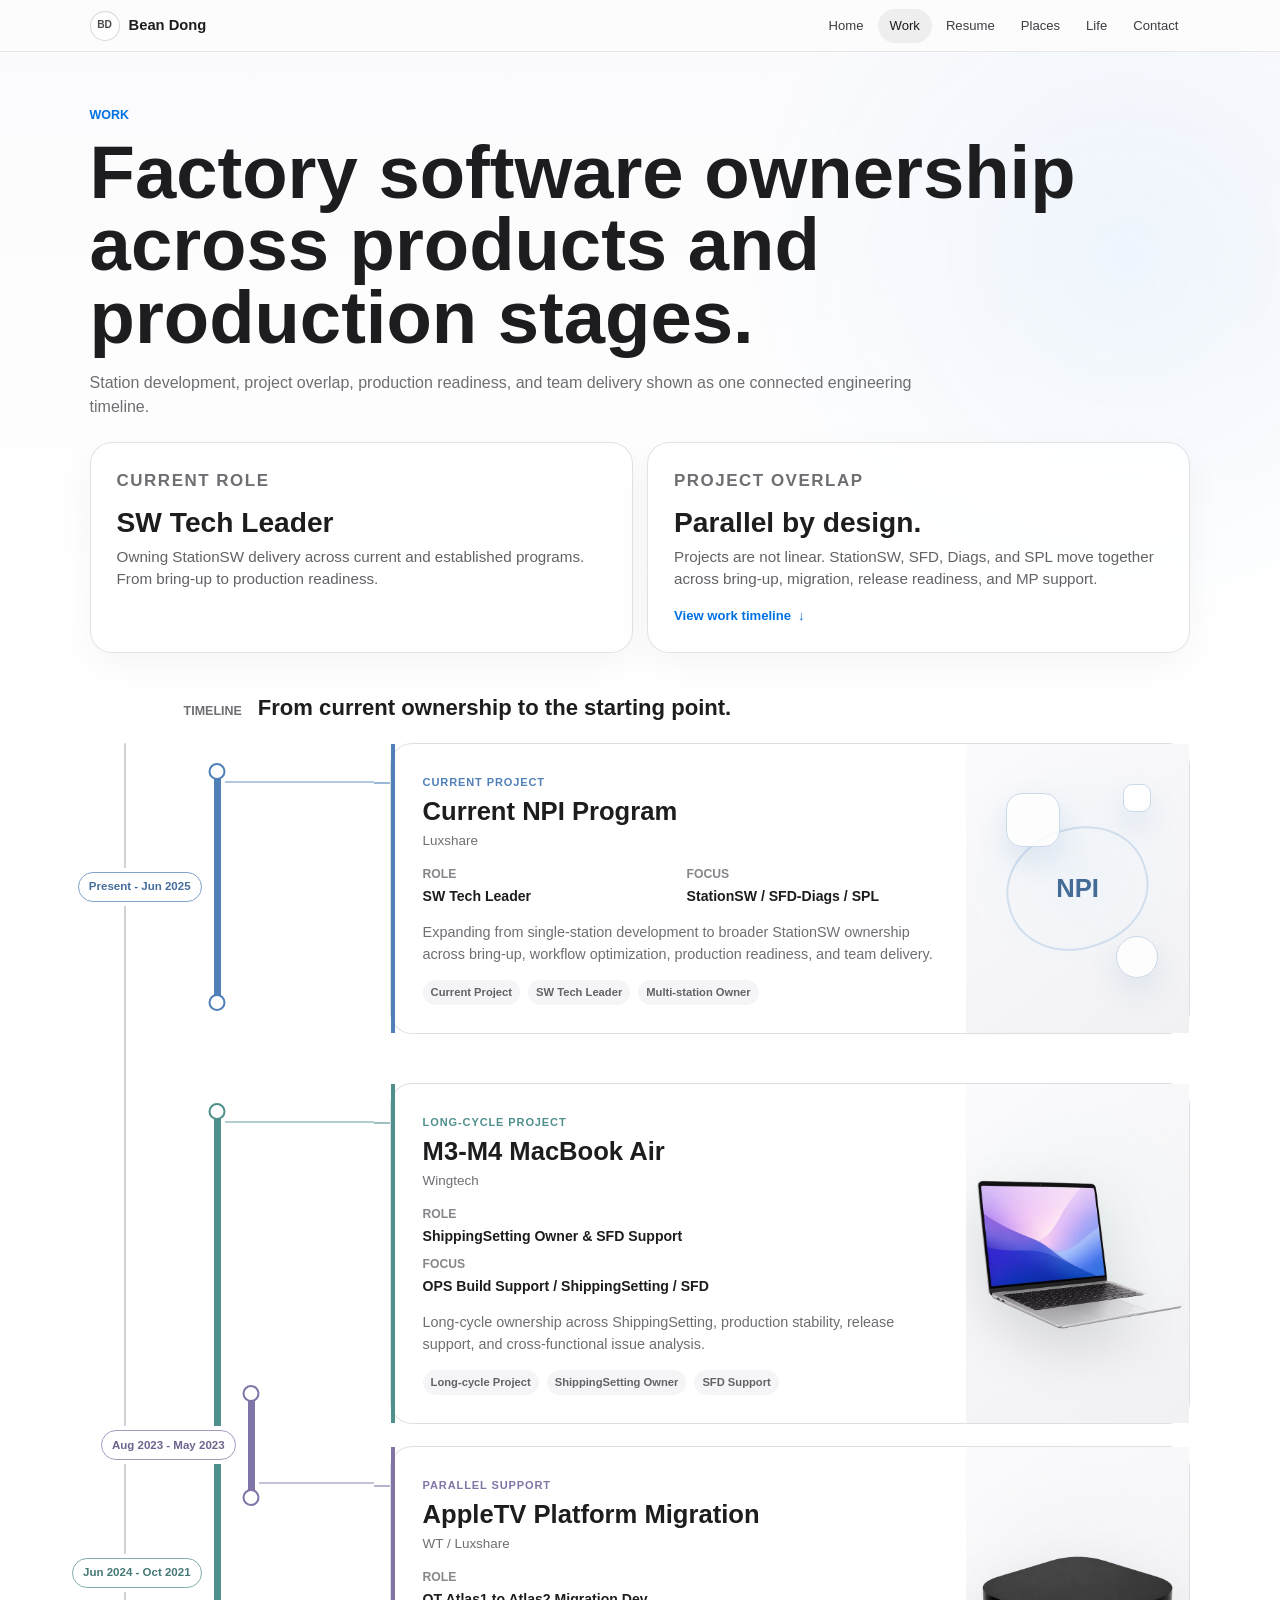
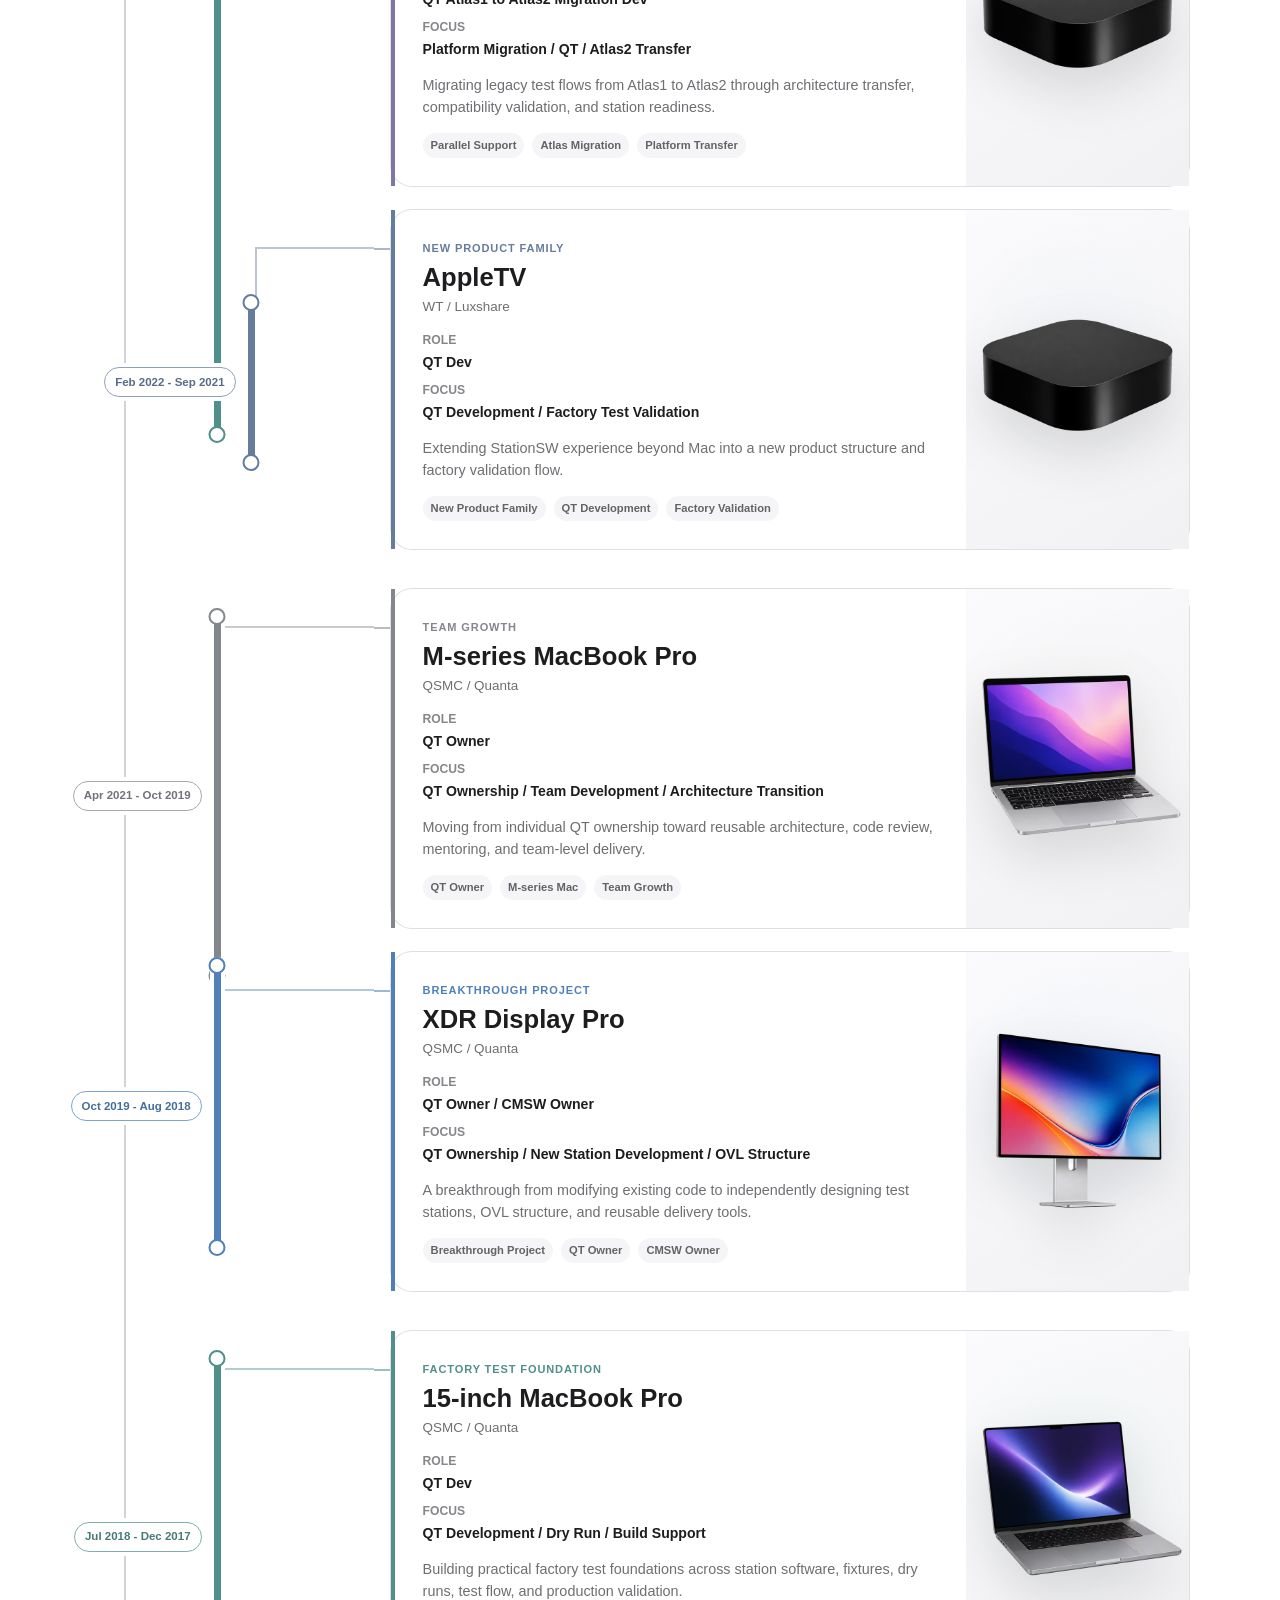
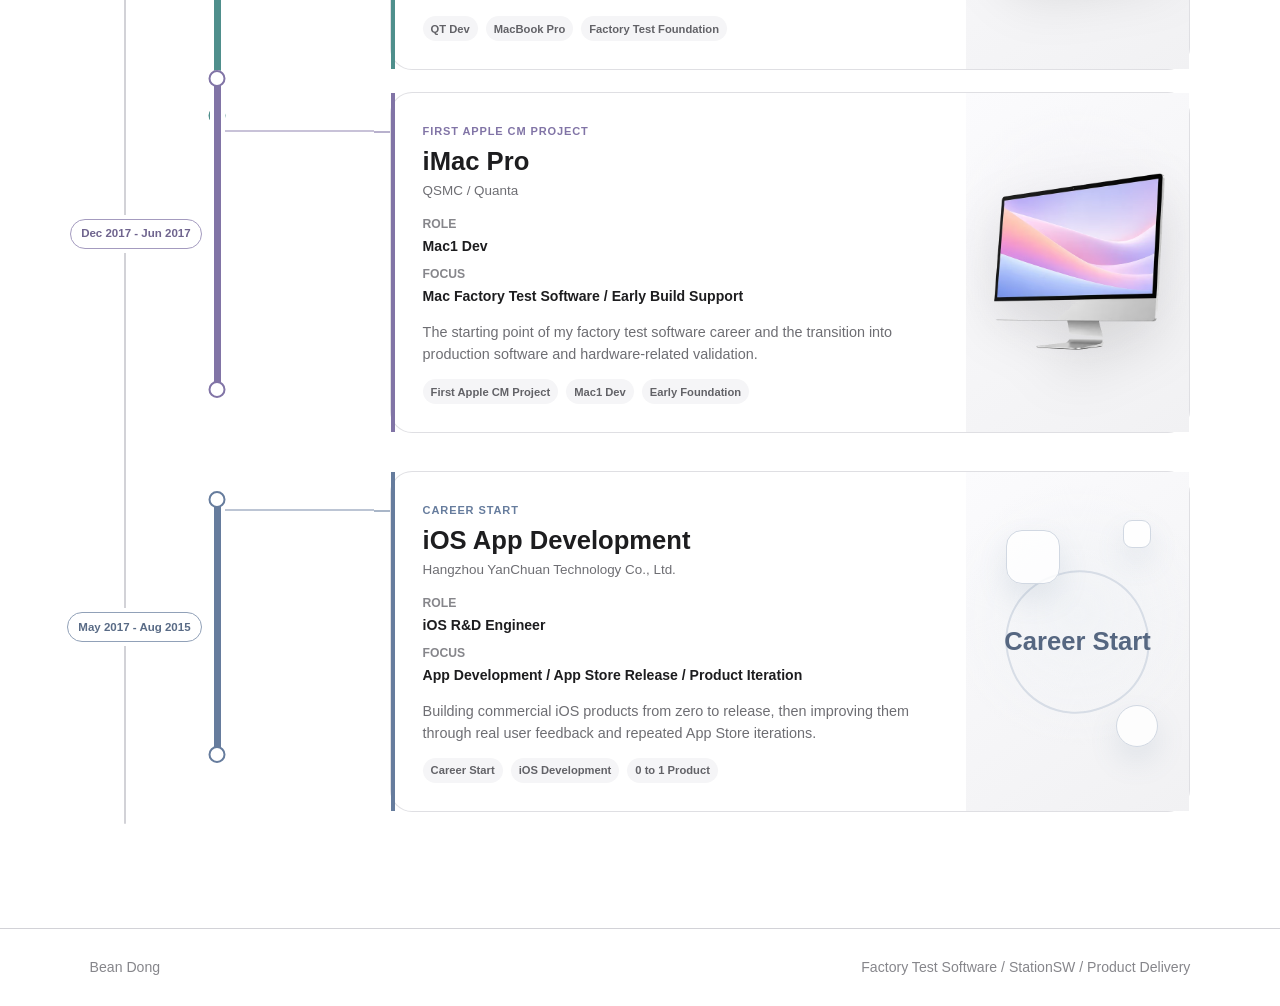
<file: work.html>
<!doctype html>
<html lang="en">
  <head>
    <meta charset="utf-8" />
    <meta name="viewport" content="width=device-width, initial-scale=1" />
    <meta name="description" content="Bean Dong work timeline and project ownership." />
    <title>Work | Bean Dong</title>
    <link rel="icon" href="data:," />
    <link rel="stylesheet" href="styles.css?v=20260610-3" />
  </head>
  <body data-page="work">
    <header class="site-header">
      <a class="brand" href="index.html" aria-label="Bean Dong home">
        <span class="brand-monogram" aria-hidden="true">BD</span>
        <span>Bean Dong</span>
      </a>
      <button class="nav-toggle" type="button" aria-label="Open navigation" aria-expanded="false">
        <span></span><span></span><span></span>
      </button>
      <nav class="site-nav" aria-label="Primary navigation">
        <a href="index.html" data-nav="home">Home</a>
        <a href="work.html" data-nav="work">Work</a>
        <a href="resume.html" data-nav="resume">Resume</a>
        <a href="places.html" data-nav="places">Places</a>
        <a href="life.html" data-nav="life">Life</a>
        <a href="contact.html" data-nav="contact">Contact</a>
      </nav>
    </header>

    <main class="work-page">
      <section class="work-intro">
        <div class="work-intro-heading">
          <div>
            <p class="eyebrow work-label">Work</p>
            <h1>Factory software ownership across products and production stages.</h1>
          </div>
          <p>Station development, project overlap, production readiness, and team delivery shown as one connected engineering timeline.</p>
        </div>

        <div class="work-overview">
          <article class="info-panel role-panel">
            <div class="panel-heading">
              <p class="panel-label">Current Role</p>
            </div>
            <h2>SW Tech Leader</h2>
            <p data-bind="work.currentRole"></p>
          </article>
          <article class="info-panel overlap-panel">
            <div class="panel-heading">
              <p class="panel-label">Project Overlap</p>
            </div>
            <h2>Parallel by design.</h2>
            <p data-bind="work.overlapNote"></p>
            <a class="timeline-link" href="#timeline">View work timeline <span aria-hidden="true">↓</span></a>
          </article>
        </div>
      </section>

      <section class="work-timeline-section" id="timeline">
        <div class="work-timeline-heading">
          <p class="eyebrow">Timeline</p>
          <h1>From current ownership to the starting point.</h1>
        </div>
        <div class="timeline-list" id="work-timeline"></div>
      </section>
    </main>

    <footer class="site-footer">
      <span>Bean Dong</span>
      <span>Factory Test Software / StationSW / Product Delivery</span>
    </footer>

    <script src="script.js?v=20260610-3"></script>
  </body>
</html>
</file>
<file: styles.css>
:root {
  color-scheme: light;
  --ink: #1d1d1f;
  --muted: #6e6e73;
  --subtle: #86868b;
  --line: #d2d2d7;
  --page: #ffffff;
  --soft: #f5f5f7;
  --card: rgba(255, 255, 255, 0.82);
  --blue: #0071e3;
  --blue-dark: #005bb5;
  --radius: 22px;
  --radius-small: 14px;
  --shadow: 0 20px 60px rgba(0, 0, 0, 0.07);
  font-family: -apple-system, BlinkMacSystemFont, "SF Pro Text", "SF Pro Display", "Helvetica Neue", Arial, sans-serif;
}

* {
  box-sizing: border-box;
}

html {
  scroll-behavior: smooth;
}

body {
  margin: 0;
  color: var(--ink);
  background: var(--page);
  line-height: 1.5;
  -webkit-font-smoothing: antialiased;
}

a {
  color: inherit;
  text-decoration: none;
}

.site-header {
  position: sticky;
  top: 0;
  z-index: 30;
  display: flex;
  align-items: center;
  justify-content: space-between;
  min-height: 52px;
  padding: 0 max(22px, 7vw);
  border-bottom: 1px solid rgba(210, 210, 215, 0.55);
  background: rgba(251, 251, 253, 0.78);
  backdrop-filter: saturate(180%) blur(20px);
}

.brand {
  display: inline-flex;
  align-items: center;
  gap: 9px;
  font-size: 0.92rem;
  font-weight: 700;
}

.brand-monogram {
  display: inline-grid;
  place-items: center;
  width: 30px;
  height: 30px;
  border: 1px solid rgba(210, 210, 215, 0.9);
  border-radius: 50%;
  color: #4a4a4f;
  background: rgba(255, 255, 255, 0.82);
  font-size: 0.64rem;
  font-weight: 750;
  line-height: 1;
}

.site-nav {
  display: flex;
  align-items: center;
  gap: 2px;
}

.site-nav a {
  display: inline-flex;
  align-items: center;
  min-height: 34px;
  padding: 0 12px;
  border-radius: 999px;
  color: #3d3d42;
  font-size: 0.82rem;
  font-weight: 500;
}

.site-nav a:hover,
.site-nav a.active {
  color: var(--ink);
  background: rgba(0, 0, 0, 0.06);
}

.nav-toggle {
  display: none;
  width: 38px;
  height: 36px;
  border: 0;
  border-radius: var(--radius-small);
  background: transparent;
}

.nav-toggle span {
  display: block;
  width: 17px;
  height: 1.5px;
  margin: 4px auto;
  background: var(--ink);
}

.hero,
.page-hero,
.contact-hero,
.section {
  padding-right: max(22px, 7vw);
  padding-left: max(22px, 7vw);
}

.apple-hero {
  position: relative;
  display: grid;
  place-items: center;
  min-height: min(620px, calc(100svh - 52px));
  padding-top: 48px;
  padding-bottom: 52px;
  overflow: hidden;
  background: #fbfbfd;
}

.apple-hero::after {
  content: "";
  position: absolute;
  right: max(22px, 7vw);
  bottom: 36px;
  left: max(22px, 7vw);
  height: 1px;
  background:
    linear-gradient(90deg, transparent, rgba(210, 210, 215, 0.72), transparent);
  opacity: 0.78;
  z-index: 0;
  pointer-events: none;
}

.apple-hero > * {
  position: relative;
  z-index: 1;
}

.hero-copy {
  display: grid;
  justify-items: center;
  width: min(100%, 1080px);
  max-width: 1080px;
  text-align: center;
}

.hero-statement {
  max-width: 1040px;
  margin: 0;
  color: #2d2d2f;
  font-size: clamp(3.6rem, 6.5vw, 7rem);
  font-weight: 650;
  line-height: 0.98;
  letter-spacing: 0;
  text-wrap: balance;
}

.hero-story {
  display: grid;
  max-width: 820px;
  gap: 15px;
  margin-top: 34px;
}

.hero-story p {
  max-width: 820px;
  margin: 0;
  color: var(--muted);
  font-size: clamp(1rem, 1.25vw, 1.14rem);
  line-height: 1.58;
}

.hero-story .hero-story-lead {
  color: #48484b;
  font-size: clamp(1.22rem, 1.8vw, 1.62rem);
  font-weight: 580;
  line-height: 1.42;
}

.home-visual-band {
  padding: 24px max(22px, 7vw) 96px;
  background: #f5f5f7;
}

.home-visual-band img {
  display: block;
  width: 100%;
  max-height: 680px;
  aspect-ratio: 21 / 9;
  border-radius: 8px;
  object-fit: cover;
  object-position: center;
  box-shadow: 0 24px 70px rgba(0, 0, 0, 0.1);
}

.page-hero,
.contact-hero {
  display: grid;
  align-content: center;
  min-height: 430px;
  padding-top: 88px;
  padding-bottom: 76px;
  background: linear-gradient(180deg, #fbfbfd, #fff);
}

.contact-hero {
  min-height: calc(100vh - 118px);
}

.resume-hero {
  min-height: 540px;
}

.resume-hero-panel {
  max-width: 940px;
  margin-top: 16px;
}

.standard-hero {
  grid-template-columns: minmax(0, 1fr);
  gap: 28px;
  align-items: start;
  min-height: 520px;
  padding-top: 92px;
  padding-bottom: 92px;
}

.standard-hero-copy {
  max-width: 1180px;
}

.standard-hero h1 {
  max-width: 1180px;
  font-size: clamp(3.45rem, 6vw, 6.85rem);
  line-height: 0.98;
}

.standard-hero-panel {
  display: grid;
  max-width: 920px;
  gap: 18px;
  padding: 0;
  border: 0;
  border-radius: 0;
  background: transparent;
  box-shadow: none;
  backdrop-filter: none;
}

.standard-hero-panel p {
  max-width: none;
  margin: 0;
  color: #5f5f64;
  font-size: clamp(1rem, 1.35vw, 1.2rem);
  line-height: 1.48;
}

.standard-hero-signals {
  display: flex;
  flex-wrap: wrap;
  gap: 8px;
  padding-top: 18px;
  border-top: 1px solid rgba(210, 210, 215, 0.62);
}

.standard-hero-signals span {
  display: inline-flex;
  min-height: 28px;
  align-items: center;
  padding: 4px 9px;
  color: #45617f;
  border-radius: 999px;
  background: rgba(0, 113, 227, 0.075);
  font-size: 0.78rem;
  font-weight: 650;
}

.contact-standard-hero {
  grid-template-columns: minmax(0, 1.08fr) minmax(320px, 0.72fr);
  gap: clamp(56px, 8vw, 140px);
  align-items: center;
  min-height: calc(100svh - 118px);
}

.contact-standard-hero h1 {
  max-width: 820px;
  font-size: clamp(3.4rem, 5.7vw, 6.5rem);
  white-space: pre-line;
}

.contact-intro {
  display: grid;
  justify-items: start;
}

.contact-notes {
  display: grid;
  gap: 4px;
  margin-top: 28px;
}

.contact-note {
  max-width: 620px !important;
  margin: 0;
  color: #5f5f64 !important;
  font-size: clamp(1rem, 1.35vw, 1.18rem) !important;
  line-height: 1.55;
}

.contact-email-list {
  display: grid;
  grid-template-columns: repeat(2, minmax(0, 1fr));
  gap: 26px 34px;
  width: min(100%, 720px);
  margin-top: 34px;
}

.contact-email-item {
  display: grid;
  gap: 10px;
}

.contact-email-label {
  margin: 0;
  color: var(--subtle) !important;
  font-size: 0.76rem !important;
  font-weight: 700;
  letter-spacing: 0.08em;
  text-transform: uppercase;
}

.contact-email-line {
  display: flex;
  flex-wrap: wrap;
  gap: 12px 14px;
  align-items: center;
}

.contact-email-address {
  color: #515154;
  font-size: 0.98rem;
  font-weight: 560;
  transition: color 160ms ease;
}

.contact-email-address:hover {
  color: var(--blue);
}

.contact-signals {
  display: flex;
  flex-wrap: wrap;
  gap: 8px;
  margin-top: 26px;
}

.contact-signals span {
  display: inline-flex;
  min-height: 28px;
  align-items: center;
  padding: 4px 9px;
  color: #45617f;
  border-radius: 999px;
  background: rgba(0, 113, 227, 0.075);
  font-size: 0.78rem;
  font-weight: 650;
}

.contact-resume-link {
  display: inline-flex;
  gap: 7px;
  align-items: center;
  margin-top: 20px;
  color: var(--blue);
  font-size: 0.92rem;
  font-weight: 600;
}

.contact-resume-link span {
  transition: transform 160ms ease;
}

.contact-resume-link:hover span {
  transform: translateX(3px);
}

.contact-card {
  position: relative;
  display: grid;
  gap: 18px;
  align-content: center;
  min-height: 340px;
  padding: clamp(32px, 4vw, 48px);
  overflow: hidden;
  border: 1px solid rgba(210, 210, 215, 0.7);
  border-radius: 28px;
  background: rgba(255, 255, 255, 0.88);
  box-shadow: 0 24px 70px rgba(0, 0, 0, 0.08);
  backdrop-filter: blur(20px);
}

.contact-card::before {
  position: absolute;
  top: 0;
  right: 0;
  left: 0;
  height: 4px;
  background: linear-gradient(90deg, var(--blue), #69a9ea);
  content: "";
}

.contact-card-label {
  margin: 0;
  color: var(--blue) !important;
  font-size: 0.76rem !important;
  font-weight: 700;
  letter-spacing: 0.08em;
  text-transform: uppercase;
}

.contact-card h2 {
  max-width: 480px;
  font-size: clamp(2rem, 3.25vw, 3.45rem);
  line-height: 1.04;
}

.contact-card-copy {
  max-width: 500px !important;
  margin: 0;
  color: #5f5f64 !important;
  font-size: clamp(1rem, 1.25vw, 1.14rem) !important;
  line-height: 1.58;
}

.eyebrow {
  margin: 0 0 14px;
  color: var(--blue);
  font-size: 0.78rem;
  font-weight: 700;
  letter-spacing: 0;
  text-transform: uppercase;
}

h1,
h2,
h3,
h4,
p {
  overflow-wrap: anywhere;
}

h1 {
  max-width: 980px;
  margin: 0 auto;
  font-size: clamp(3.4rem, 8vw, 7.5rem);
  font-weight: 700;
  line-height: 0.95;
  letter-spacing: 0;
}

.page-hero h1,
.contact-hero h1 {
  margin: 0;
  font-size: clamp(3rem, 7vw, 6rem);
}

h2 {
  margin: 0;
  font-size: clamp(2rem, 4.6vw, 4.4rem);
  font-weight: 700;
  line-height: 1.03;
  letter-spacing: 0;
}

h3 {
  margin: 0;
  font-size: 1.35rem;
  line-height: 1.2;
  letter-spacing: 0;
}

h4 {
  margin: 0;
}

.hero-title {
  max-width: 900px;
  margin: 22px auto 0;
  color: var(--ink);
  font-size: clamp(1.35rem, 2.5vw, 2.25rem);
  font-weight: 600;
  line-height: 1.16;
  white-space: pre-line;
  text-wrap: balance;
}

.hero-summary,
.page-hero p,
.contact-hero p,
.section-heading p,
.prose,
.info-panel p,
.resume-card p,
.place-card p,
.life-card p {
  max-width: 850px;
  color: var(--muted);
  font-size: 1.06rem;
}

.apple-hero .hero-summary {
  max-width: 700px;
  margin: 16px 0 0;
  text-align: center;
  font-size: 0.92rem;
  line-height: 1.48;
}

.large {
  font-size: clamp(1.18rem, 2vw, 1.65rem);
  line-height: 1.35;
}

.hero-actions {
  display: flex;
  flex-wrap: wrap;
  justify-content: flex-start;
  gap: 12px;
  margin-top: 22px;
}

.apple-hero .hero-actions {
  justify-content: center;
}

.contact-hero .hero-actions {
  justify-content: flex-start;
}

.button {
  display: inline-flex;
  align-items: center;
  justify-content: center;
  min-height: 44px;
  padding: 0 20px;
  border: 1px solid var(--line);
  border-radius: 999px;
  font-size: 0.98rem;
  font-weight: 600;
  transition: transform 160ms ease, background 160ms ease, color 160ms ease;
}

.button:hover {
  transform: translateY(-1px);
}

.button.primary {
  color: #fff;
  border-color: var(--blue);
  background: var(--blue);
}

.button.primary:hover {
  background: var(--blue-dark);
}

.button.secondary {
  color: var(--blue);
  border-color: rgba(0, 113, 227, 0.28);
  background: rgba(0, 113, 227, 0.08);
}

.button.text-button {
  color: var(--blue);
  border-color: transparent;
  background: transparent;
}

.tag-cloud,
.capability-list,
.badge-list {
  display: flex;
  flex-wrap: wrap;
  gap: 8px;
}

.tag-cloud {
  justify-content: flex-start;
  max-width: 680px;
  margin: 26px 0 0;
}

.tag,
.badge,
.capability {
  display: inline-flex;
  align-items: center;
  min-height: 30px;
  padding: 5px 10px;
  border-radius: 999px;
  color: #424245;
  background: rgba(245, 245, 247, 0.92);
  font-size: 0.86rem;
  font-weight: 600;
}

.section {
  padding-top: 104px;
  padding-bottom: 104px;
}

.page-content-section {
  padding-top: 74px;
}

.soft-section {
  background: var(--soft);
}

.split-section {
  display: grid;
  grid-template-columns: minmax(260px, 0.9fr) minmax(320px, 1.1fr);
  gap: 48px;
  align-items: start;
}

.career-story-section {
  grid-template-columns: minmax(440px, 1.12fr) minmax(390px, 0.88fr);
  gap: clamp(48px, 5.5vw, 80px);
}

.career-story-section h2 {
  max-width: 680px;
  font-size: clamp(2.5rem, 4vw, 4rem);
}

.career-story-copy {
  display: grid;
  gap: 24px;
  align-self: center;
  max-width: 850px;
}

.career-story-copy p {
  margin: 0;
  color: #5f5f64;
  font-size: clamp(1.04rem, 1.38vw, 1.24rem);
  line-height: 1.62;
}

.section-heading {
  display: grid;
  gap: 14px;
  margin-bottom: 34px;
}

.section-heading.compact {
  max-width: 900px;
}

.section-heading.centered {
  max-width: 820px;
  margin-right: auto;
  margin-left: auto;
  text-align: center;
}

.section-heading.centered p {
  margin-right: auto;
  margin-left: auto;
}

.metric-grid,
.preview-grid,
.places-grid,
.life-grid {
  display: grid;
  grid-template-columns: repeat(3, minmax(0, 1fr));
  gap: 18px;
}

.metric,
.preview-card,
.info-panel,
.timeline-card,
.resume-card,
.place-card,
.life-card {
  border: 1px solid rgba(210, 210, 215, 0.78);
  border-radius: var(--radius);
  background: var(--card);
  box-shadow: var(--shadow);
}

.metric,
.preview-card,
.info-panel,
.resume-card,
.place-card,
.life-card {
  padding: 24px;
}

.metric,
.preview-card,
.info-panel,
.resume-card,
.place-card,
.life-card {
  transition: transform 220ms ease, box-shadow 220ms ease;
}

.metric:hover,
.preview-card:hover,
.info-panel:hover,
.resume-card:hover,
.place-card:hover,
.life-card:hover {
  transform: translateY(-3px);
  box-shadow: 0 26px 70px rgba(0, 0, 0, 0.09);
}

.metric strong {
  display: block;
  font-size: clamp(3rem, 5vw, 5.25rem);
  font-weight: 650;
  line-height: 1;
}

.metric h3 {
  max-width: 250px;
  margin-top: 20px;
  font-size: 1.18rem;
}

.metric span {
  display: block;
  margin-top: 8px;
  color: var(--muted);
  font-size: 0.95rem;
  font-weight: 500;
}

.soft-section .metric {
  min-height: 330px;
  padding: 32px;
  border: 0;
  border-radius: 8px;
  background: rgba(255, 255, 255, 0.88);
  box-shadow: none;
}

.capability-band {
  display: grid;
  grid-template-columns: minmax(150px, 0.25fr) minmax(0, 1fr);
  gap: 28px;
  align-items: start;
  margin-top: 42px;
  padding-top: 28px;
  border-top: 1px solid rgba(134, 134, 139, 0.35);
}

.capability-band-label {
  color: var(--subtle);
  font-size: 0.78rem;
  font-weight: 700;
  text-transform: uppercase;
}

.capability-band-list {
  display: flex;
  flex-wrap: wrap;
  gap: 10px 24px;
}

.capability-band-list span {
  color: #3d3d42;
  font-size: clamp(0.98rem, 1.35vw, 1.18rem);
  font-weight: 620;
}

.capability-band-list span:not(:last-child)::after {
  content: "·";
  margin-left: 24px;
  color: #a1a1a6;
}

.preview-card {
  display: grid;
  grid-template-rows: auto auto auto 1fr auto;
  gap: 14px;
  min-height: 470px;
  padding: 30px;
  overflow: hidden;
  border-radius: 8px;
  box-shadow: none;
}

.preview-symbol {
  display: grid;
  min-height: 150px;
  align-content: end;
  margin: -30px -30px 12px;
  padding: 30px;
  background: #f2f6fb;
}

.preview-symbol strong {
  display: block;
  color: #2f5f94;
  font-size: clamp(2.4rem, 4vw, 4.4rem);
  font-weight: 650;
  line-height: 0.98;
}

.preview-symbol span {
  margin-top: 12px;
  color: #5c7087;
  font-size: 0.86rem;
  font-weight: 650;
}

.preview-card-2 .preview-symbol {
  background: #eef6f4;
}

.preview-card-2 .preview-symbol strong {
  color: #39766f;
}

.preview-card-2 .preview-symbol span {
  color: #587873;
}

.preview-card-3 .preview-symbol {
  background: #f3f1f8;
}

.preview-card-3 .preview-symbol strong {
  color: #71649b;
}

.preview-card-3 .preview-symbol span {
  color: #766e91;
}

.preview-card p,
.timeline-card p {
  margin: 0;
  color: var(--muted);
}

.work-overview {
  display: grid;
  grid-template-columns: repeat(2, minmax(0, 1fr));
  gap: 18px;
  margin-bottom: 24px;
}

.work-page {
  --work-pad: max(22px, 7vw);
  background:
    radial-gradient(circle at 88% 5%, rgba(0, 113, 227, 0.055), transparent 24rem),
    linear-gradient(180deg, #fbfbfd 0, #fff 34rem);
}

.work-intro,
.work-timeline-section {
  padding-right: var(--work-pad);
  padding-left: var(--work-pad);
}

.work-intro {
  padding-top: 54px;
  padding-bottom: 22px;
}

.work-label {
  margin-bottom: 12px;
}

.work-intro-heading {
  display: grid;
  grid-template-columns: minmax(0, 1fr);
  gap: 16px;
  align-items: start;
  margin-bottom: 24px;
}

.work-intro-heading h1 {
  max-width: 1180px;
  margin: 0;
  font-size: clamp(3rem, 5.8vw, 6.35rem);
  line-height: 0.98;
}

.work-intro-heading > p {
  max-width: 840px;
  margin: 0;
  color: var(--muted);
  font-size: clamp(1rem, 1.25vw, 1.16rem);
  line-height: 1.48;
}

.work-page .work-overview {
  gap: 14px;
  margin-bottom: 0;
}

.work-page .info-panel {
  position: relative;
  min-height: 164px;
  padding: 25px 26px;
  overflow: hidden;
  border-color: rgba(210, 210, 215, 0.64);
  background: rgba(255, 255, 255, 0.72);
  box-shadow: 0 12px 36px rgba(0, 0, 0, 0.045);
  backdrop-filter: blur(18px);
}

.work-page .info-panel:hover {
  transform: none;
  box-shadow: 0 16px 42px rgba(0, 0, 0, 0.065);
}

.work-page .info-panel h2 {
  margin-top: 14px;
  font-size: clamp(1.45rem, 2.2vw, 2rem);
  letter-spacing: 0;
}

.work-page .info-panel > p {
  max-width: 620px;
  margin: 9px 0 0;
  color: #626267;
  font-size: 0.95rem;
  line-height: 1.5;
}

.panel-heading {
  display: flex;
  align-items: center;
  justify-content: space-between;
  gap: 16px;
}

.panel-label {
  margin: 0;
  color: var(--subtle);
  font-size: 0.7rem;
  font-weight: 750;
  letter-spacing: 0.09em;
  text-transform: uppercase;
}

.status-dot {
  display: inline-flex;
  align-items: center;
  gap: 6px;
  color: #46705c;
  font-size: 0.72rem;
  font-weight: 650;
}

.status-dot::before {
  width: 7px;
  height: 7px;
  border-radius: 50%;
  background: #64a77f;
  box-shadow: 0 0 0 4px rgba(100, 167, 127, 0.12);
  content: "";
}

.overlap-symbol {
  position: relative;
  width: 44px;
  height: 17px;
}

.overlap-symbol i {
  position: absolute;
  width: 29px;
  height: 4px;
  border-radius: 999px;
  background: #8297b6;
}

.overlap-symbol i:nth-child(1) { top: 0; left: 0; }
.overlap-symbol i:nth-child(2) { top: 6px; left: 8px; background: #8e82ae; }
.overlap-symbol i:nth-child(3) { top: 12px; left: 15px; background: #6c9e9b; }

.work-page .program-list,
.work-page .capability-list {
  display: flex;
  flex-wrap: wrap;
  gap: 6px;
}

.work-page .program-list {
  margin-top: 15px;
}

.program-tag {
  display: inline-flex;
  align-items: center;
  min-height: 25px;
  padding: 3px 9px;
  color: #45617f;
  border: 1px solid rgba(79, 128, 184, 0.16);
  border-radius: 999px;
  background: rgba(79, 128, 184, 0.08);
  font-size: 0.7rem;
  font-weight: 650;
}

.work-page .capability-list {
  margin-top: 7px;
}

.work-page .capability {
  min-height: 25px;
  padding: 3px 8px;
  color: #5d5d62;
  background: rgba(245, 245, 247, 0.92);
  font-size: 0.7rem;
  font-weight: 600;
}

.work-page .capability:nth-child(n + 5) {
  display: none;
}

.timeline-link {
  display: inline-flex;
  gap: 7px;
  align-items: center;
  margin-top: 15px;
  color: var(--blue);
  font-size: 0.82rem;
  font-weight: 650;
}

.work-timeline-section {
  padding-top: 20px;
  padding-bottom: 104px;
}

.work-timeline-heading {
  display: flex;
  flex-wrap: wrap;
  gap: 10px 16px;
  align-items: baseline;
  margin: 0 0 22px 94px;
}

.work-timeline-heading .eyebrow {
  margin: 0;
}

.work-timeline-heading h1 {
  margin: 0;
  font-size: 1.38rem;
  line-height: 1.15;
  letter-spacing: 0;
}

.work-timeline-heading > p {
  max-width: min(760px, 100%);
  margin: 0;
  color: var(--muted);
  font-size: 0.78rem;
  line-height: 1.4;
}

.tone-period-1 { --period-tone: #4f80b8; --tone: #4f80b8; }
.tone-period-2 { --period-tone: #4f8f8c; --tone: #4f8f8c; }
.tone-period-3 { --period-tone: #8174a6; --tone: #8174a6; }
.tone-period-4 { --period-tone: #667c9d; --tone: #667c9d; }
.tone-period-5 { --period-tone: #83868d; --tone: #83868d; }

.timeline-list {
  position: relative;
  display: grid;
  gap: 38px;
  padding-bottom: 12px;
}

.timeline-list::before {
  position: absolute;
  top: 0;
  bottom: 0;
  left: 34px;
  width: 2px;
  border-radius: 999px;
  background: #d2d2d7;
  content: "";
}

.timeline-group {
  position: relative;
  display: grid;
  grid-template-columns: 284px minmax(0, 1fr);
  gap: 16px;
  align-items: start;
}

.timeline-rail {
  position: relative;
  min-height: calc(var(--group-height) + 62px);
}

.timeline-segment-wrap {
  position: absolute;
  top: calc(24px + var(--segment-top));
  left: calc(124px + var(--timeline-lane) * 34px);
  width: calc(100% - (124px + var(--timeline-lane) * 34px));
  height: var(--segment-height);
}

.timeline-segment {
  position: absolute;
  z-index: 2;
  top: 0;
  left: 0;
  width: 7px;
  height: 100%;
  border-radius: 999px;
  background: var(--period-tone);
  box-shadow: 0 0 0 4px #fff;
}

.timeline-segment::before,
.timeline-segment::after {
  position: absolute;
  left: 50%;
  width: 13px;
  height: 13px;
  border: 2px solid var(--period-tone);
  border-radius: 50%;
  background: #fff;
  transform: translateX(-50%);
  content: "";
}

.timeline-segment::before {
  top: -4px;
}

.timeline-segment::after {
  bottom: -4px;
}

.timeline-segment-label {
  position: absolute;
  z-index: 4;
  top: 50%;
  right: calc(100% + 12px);
  display: inline-flex;
  min-height: 30px;
  align-items: center;
  padding: 5px 10px;
  color: color-mix(in srgb, var(--period-tone) 82%, #1d1d1f);
  border: 1px solid color-mix(in srgb, var(--period-tone) 72%, white);
  border-radius: 999px;
  background: #fff;
  box-shadow: 0 0 0 4px #fff;
  transform: translateY(-50%);
  font-size: 0.72rem;
  font-weight: 700;
  line-height: 1.1;
  white-space: nowrap;
}

.timeline-segment-connector {
  position: absolute;
  z-index: 1;
  right: 0;
  left: 7px;
  border-left: 2px solid color-mix(in srgb, var(--period-tone) 44%, white);
  pointer-events: none;
}

.timeline-segment-connector.connect-up {
  border-top: 2px solid color-mix(in srgb, var(--period-tone) 44%, white);
}

.timeline-segment-connector.connect-down {
  border-bottom: 2px solid color-mix(in srgb, var(--period-tone) 44%, white);
}

.timeline-group-cards {
  display: grid;
  gap: 22px;
}

.timeline-card {
  position: relative;
  align-self: start;
  padding: 0;
  overflow: hidden;
  overflow: visible;
  border-color: rgba(210, 210, 215, 0.7);
  box-shadow: none;
}

.timeline-card::after {
  position: absolute;
  top: 38px;
  left: -17px;
  width: 16px;
  height: 2px;
  background: color-mix(in srgb, var(--tone) 56%, white);
  content: "";
}

.timeline-card::before {
  position: absolute;
  top: 0;
  bottom: 0;
  left: 0;
  width: 4px;
  background: var(--tone);
  content: "";
}

.timeline-card-layout {
  display: grid;
  grid-template-columns: minmax(0, 1fr) minmax(210px, 28%);
  min-height: 270px;
}

.timeline-body {
  display: grid;
  gap: 14px;
  align-content: center;
  padding: 30px 28px 28px 32px;
}

.timeline-heading {
  display: block;
}

.timeline-type {
  margin-bottom: 6px !important;
  color: var(--tone) !important;
  font-size: 0.69rem;
  font-weight: 700;
  letter-spacing: 0.08em;
  text-transform: uppercase;
}

.timeline-heading h3 {
  font-size: clamp(1.35rem, 2vw, 1.75rem);
}

.timeline-company {
  margin-top: 4px !important;
  font-size: 0.84rem;
}

.timeline-period-inline {
  display: none;
}

.product-visual {
  position: relative;
  display: grid;
  width: 100%;
  height: 100%;
  min-height: 270px;
  place-items: center;
  overflow: hidden;
  background:
    radial-gradient(circle at 50% 42%, color-mix(in srgb, var(--tone) 9%, white), transparent 58%),
    linear-gradient(145deg, #fbfbfd, #f1f1f3);
}

.product-visual img {
  width: 88%;
  height: 88%;
  object-fit: contain;
  filter: drop-shadow(0 20px 24px rgba(0, 0, 0, 0.12));
  transform: scale(1.12) translateY(-2px);
}

.product-visual-abstract {
  isolation: isolate;
}

.product-visual-abstract strong {
  position: relative;
  z-index: 2;
  max-width: 80%;
  color: color-mix(in srgb, var(--tone) 78%, #1d1d1f);
  font-size: clamp(1.1rem, 2vw, 1.65rem);
  line-height: 1.05;
  text-align: center;
}

.abstract-node {
  position: absolute;
  z-index: 1;
  width: 54px;
  height: 54px;
  border: 1px solid color-mix(in srgb, var(--tone) 30%, white);
  border-radius: 16px;
  background: rgba(255, 255, 255, 0.84);
  box-shadow: 0 14px 30px color-mix(in srgb, var(--tone) 14%, transparent);
}

.abstract-node-primary {
  top: 17%;
  left: 18%;
}

.abstract-node-secondary {
  right: 14%;
  bottom: 19%;
  width: 42px;
  height: 42px;
  border-radius: 50%;
}

.abstract-node-tertiary {
  right: 17%;
  top: 14%;
  width: 28px;
  height: 28px;
  border-radius: 9px;
}

.abstract-path {
  position: absolute;
  z-index: 0;
  width: 64%;
  height: 42%;
  border: 2px solid color-mix(in srgb, var(--tone) 26%, white);
  border-radius: 48%;
  transform: rotate(-18deg);
}

.timeline-meta {
  display: flex;
  flex-wrap: wrap;
  gap: 8px 24px;
}

.meta-box {
  min-width: min(240px, 100%);
  padding: 0;
}

.meta-box span {
  display: block;
  color: var(--subtle);
  font-size: 0.76rem;
  font-weight: 700;
  text-transform: uppercase;
}

.meta-box strong {
  display: block;
  margin-top: 4px;
  font-size: 0.88rem;
  line-height: 1.4;
}

.timeline-card ul,
.resume-card ul {
  margin: 0;
  padding-left: 18px;
  color: var(--muted);
}

.details {
  color: var(--muted);
  font-size: 0.9rem;
  line-height: 1.55;
}

.timeline-highlight {
  display: grid;
  grid-template-columns: 125px minmax(0, 1fr);
  gap: 16px;
  padding-top: 12px;
  border-top: 1px solid rgba(210, 210, 215, 0.65);
}

.timeline-highlight span {
  color: var(--subtle);
  font-size: 0.69rem;
  font-weight: 700;
  letter-spacing: 0.06em;
  text-transform: uppercase;
}

.timeline-highlight p {
  color: #4d4d51;
  font-size: 0.84rem;
  line-height: 1.45;
}

.work-page .timeline-card .badge {
  min-height: 25px;
  padding: 3px 8px;
  color: #626267;
  background: #f5f5f7;
  font-size: 0.7rem;
}

.resume-layout {
  display: grid;
  grid-template-columns: repeat(2, minmax(0, 1fr));
  gap: 18px;
}

.resume-section {
  padding-top: 74px;
}

.resume-card {
  padding: 30px;
  box-shadow: none;
}

.resume-card.wide {
  grid-column: 1 / -1;
}

.resume-primary {
  background: #fbfbfd;
}

.resume-profile {
  display: grid;
  max-width: 900px;
  gap: 8px;
  margin-top: 0;
}

.resume-profile p {
  margin: 0;
  color: var(--muted);
  font-size: clamp(1rem, 1.35vw, 1.16rem);
  line-height: 1.48;
}

.resume-hero-panel .resume-profile {
  padding-top: 0;
  border-top: 0;
}

.resume-hero-panel .resume-profile p:nth-child(n + 3) {
  display: none;
}

.resume-experience-item {
  padding: 34px 0;
  border-bottom: 1px solid var(--line);
}

.resume-experience-item:last-child {
  border-bottom: 0;
}

.resume-experience-item h3 {
  margin-bottom: 6px;
}

.resume-experience-heading {
  display: flex;
  justify-content: space-between;
  gap: 24px;
  align-items: flex-start;
  margin-bottom: 24px;
}

.resume-experience-heading p {
  margin: 4px 0 0;
}

.resume-experience-heading span {
  flex: 0 0 auto;
  display: block;
  color: var(--subtle);
  font-weight: 700;
}

.resume-experience-item h4 {
  margin: 22px 0 10px;
  color: var(--subtle);
  font-size: 0.74rem;
  letter-spacing: 0.09em;
  text-transform: uppercase;
}

.resume-experience-item ol,
.resume-experience-item ul {
  display: grid;
  gap: 8px;
  margin: 0;
  padding-left: 20px;
  color: var(--muted);
}

.resume-product-list {
  grid-template-columns: repeat(2, minmax(0, 1fr));
}

.skill-columns {
  display: grid;
  grid-template-columns: repeat(3, minmax(0, 1fr));
  gap: 14px;
}

.skill-group {
  padding: 16px;
  border-radius: var(--radius-small);
  background: var(--soft);
}

.skill-group ul {
  margin: 10px 0 0;
}

.place-card,
.life-card {
  box-shadow: none;
}

.place-card {
  display: grid;
  gap: 14px;
}

.life-card {
  min-height: 220px;
}

.visual-page {
  padding-bottom: 1px;
  background: #f5f5f7;
}

.visual-hero-section {
  display: grid;
  min-height: calc(100svh - 52px);
  place-items: center;
  padding: 56px max(22px, 7vw) 34px;
}

.visual-hero-card {
  position: relative;
  width: min(100%, 1180px);
  min-height: clamp(580px, calc(100svh - 142px), 720px);
  overflow: hidden;
  border-radius: 44px;
  background: #141820;
  box-shadow: 0 28px 80px rgba(0, 0, 0, 0.14);
  isolation: isolate;
}

.life-visual-hero {
  background:
    radial-gradient(circle at 76% 17%, rgba(255, 255, 255, 0.76), transparent 14%),
    radial-gradient(circle at 26% 76%, rgba(91, 166, 255, 0.5), transparent 25%),
    linear-gradient(145deg, #090b11 0%, #18253a 34%, #49647e 61%, #d7d5cc 100%);
}

.life-visual-hero::before,
.life-visual-hero::after,
.life-visual-hero .visual-hero-overlay,
.life-visual-hero .visual-hero-copy {
  display: none;
}

.places-visual-hero {
  background:
    radial-gradient(circle at 79% 18%, rgba(255, 235, 185, 0.58), transparent 27%),
    linear-gradient(158deg, #101114 0%, #273044 36%, #aeb6bf 72%, #f4efe8 100%);
}

.visual-hero-card::before,
.visual-hero-card::after {
  position: absolute;
  z-index: 1;
  content: "";
  pointer-events: none;
}

.visual-hero-card::before {
  inset: 0;
  background:
    linear-gradient(135deg, rgba(0, 0, 0, 0.5), transparent 52%),
    linear-gradient(120deg, transparent 0 43%, rgba(255, 255, 255, 0.11) 43% 44%, transparent 44%);
}

.visual-hero-card::after {
  right: -8%;
  bottom: -19%;
  width: 75%;
  height: 48%;
  border-radius: 999px;
  background:
    radial-gradient(ellipse at 30% 10%, rgba(255, 255, 255, 0.4), transparent 42%),
    linear-gradient(135deg, rgba(255, 255, 255, 0.09), rgba(0, 0, 0, 0.25));
  transform: rotate(-7deg);
}

.visual-hero-image {
  position: absolute;
  z-index: 0;
  inset: 0;
  width: 100%;
  height: 100%;
  object-fit: cover;
}

.visual-hero-overlay {
  position: absolute;
  z-index: 1;
  inset: 0;
  background: linear-gradient(90deg, rgba(0, 0, 0, 0.58), rgba(0, 0, 0, 0.08) 68%);
  pointer-events: none;
}

.visual-hero-copy {
  position: absolute;
  z-index: 3;
  right: clamp(28px, 6vw, 78px);
  bottom: clamp(38px, 7vw, 82px);
  left: clamp(28px, 6vw, 78px);
  max-width: 820px;
  color: #fff;
}

.visual-eyebrow {
  margin: 0 0 14px;
  color: rgba(255, 255, 255, 0.76);
  font-size: clamp(1rem, 1.5vw, 1.18rem);
  font-weight: 650;
}

.visual-hero-copy h1 {
  max-width: 940px;
  margin: 0;
  color: #fff;
  font-size: clamp(4.2rem, 9vw, 7.7rem);
  font-weight: 760;
  line-height: 0.9;
  letter-spacing: -0.06em;
  text-wrap: balance;
}

.visual-hero-copy > p:last-child {
  max-width: 760px;
  margin: 26px 0 0;
  color: rgba(255, 255, 255, 0.86);
  font-size: clamp(1.35rem, 2.7vw, 2.35rem);
  font-weight: 620;
  line-height: 1.12;
}

.visual-intro {
  width: min(980px, calc(100% - 44px));
  margin: 82px auto 94px;
  text-align: center;
}

.visual-intro p {
  margin: 0;
  color: var(--ink);
  font-size: clamp(2.1rem, 4.7vw, 4.1rem);
  font-weight: 720;
  line-height: 1.06;
  letter-spacing: -0.045em;
}

.visual-intro-muted {
  color: var(--muted);
}

.visual-feature-grid.life-grid,
.visual-feature-grid.places-grid {
  display: grid;
  width: min(1160px, calc(100% - 44px));
  grid-template-columns: repeat(12, minmax(0, 1fr));
  gap: 20px;
  margin: 0 auto;
}

.visual-card {
  position: relative;
  min-height: 430px;
  overflow: hidden;
  border: 0;
  border-radius: 30px;
  background: #fff;
  box-shadow: 0 18px 50px rgba(0, 0, 0, 0.09);
  isolation: isolate;
}

.visual-card.layout-large {
  grid-column: span 7;
}

.visual-card.layout-medium {
  grid-column: span 5;
}

.visual-card.layout-small {
  min-height: 370px;
  grid-column: span 4;
}

.visual-card.layout-wide {
  min-height: 500px;
  grid-column: 1 / -1;
}

.visual-card-media {
  position: absolute;
  z-index: 0;
  inset: 0;
  overflow: hidden;
  background: #273044;
  transform: scale(1.015);
  transition: transform 500ms ease;
}

.visual-card:hover .visual-card-media {
  transform: scale(1.045);
}

.visual-card-media::after {
  position: absolute;
  inset: 0;
  background: linear-gradient(180deg, rgba(0, 0, 0, 0.02) 18%, rgba(0, 0, 0, 0.68));
  content: "";
}

.visual-card-media img {
  width: 100%;
  height: 100%;
  object-fit: cover;
}

.visual-image-placeholder {
  position: absolute;
  z-index: 2;
  top: 22px;
  right: 22px;
  display: inline-flex;
  min-height: 28px;
  align-items: center;
  padding: 5px 10px;
  color: rgba(255, 255, 255, 0.72);
  border: 1px solid rgba(255, 255, 255, 0.18);
  border-radius: 999px;
  background: rgba(0, 0, 0, 0.14);
  backdrop-filter: blur(14px);
  font-size: 0.7rem;
  font-weight: 650;
}

.tone-art {
  background:
    radial-gradient(circle at 30% 30%, rgba(255, 255, 255, 0.88), transparent 16%),
    radial-gradient(circle at 74% 28%, rgba(255, 166, 124, 0.84), transparent 19%),
    radial-gradient(circle at 45% 74%, rgba(88, 128, 255, 0.7), transparent 22%),
    linear-gradient(135deg, #121318, #707887 50%, #ece1d5);
}

.tone-photo,
.tone-landscape {
  background:
    radial-gradient(circle at 75% 18%, rgba(255, 255, 255, 0.9), transparent 14%),
    linear-gradient(135deg, #0b1724, #27506a 45%, #c8d5d9 72%, #f1e7d6);
}

.tone-diy {
  background:
    radial-gradient(circle at 69% 34%, rgba(91, 206, 255, 0.82), transparent 18%),
    radial-gradient(circle at 28% 64%, rgba(190, 130, 255, 0.5), transparent 23%),
    linear-gradient(145deg, #090b10, #151c2a 38%, #4b596c);
}

.tone-game {
  background:
    radial-gradient(circle at 24% 30%, rgba(73, 166, 255, 0.8), transparent 17%),
    radial-gradient(circle at 78% 58%, rgba(255, 74, 128, 0.68), transparent 21%),
    linear-gradient(135deg, #080812, #1e2140 43%, #644277);
}

.tone-motion {
  background:
    radial-gradient(circle at 54% 24%, rgba(255, 255, 255, 0.86), transparent 13%),
    linear-gradient(150deg, #152015, #42633c 42%, #d7d8c8);
}

.tone-friends {
  background:
    radial-gradient(circle at 35% 32%, rgba(255, 218, 139, 0.82), transparent 18%),
    radial-gradient(circle at 70% 38%, rgba(107, 198, 255, 0.67), transparent 18%),
    linear-gradient(145deg, #17100d, #49351e 45%, #d8b56e);
}

.tone-shanghai {
  background:
    radial-gradient(circle at 78% 18%, rgba(255, 255, 255, 0.92), transparent 17%),
    linear-gradient(135deg, #09111f, #314f72 43%, #91a8bd 76%, #f2f2f2);
}

.tone-kunming {
  background:
    radial-gradient(circle at 22% 18%, rgba(255, 255, 255, 0.9), transparent 18%),
    linear-gradient(135deg, #143f3d, #5a9f97 46%, #dceee9);
}

.tone-hangzhou {
  background:
    radial-gradient(circle at 28% 25%, #f9d6a6, transparent 22%),
    linear-gradient(135deg, #14213d, #51708f 48%, #e8e2d4);
}

.tone-factory {
  background:
    radial-gradient(circle at 67% 25%, rgba(255, 255, 255, 0.78), transparent 18%),
    linear-gradient(145deg, #12161a, #53616c 48%, #c8ced1);
}

.tone-usa {
  background:
    radial-gradient(circle at 38% 42%, rgba(255, 85, 116, 0.72), transparent 15%),
    radial-gradient(circle at 72% 28%, rgba(96, 180, 255, 0.82), transparent 18%),
    linear-gradient(135deg, #090911, #232341 50%, #c79b64);
}

.tone-jiaxing {
  background:
    radial-gradient(circle at 70% 20%, rgba(255, 241, 184, 0.82), transparent 18%),
    linear-gradient(135deg, #405d27, #a1b66c 47%, #e9d6a5);
}

.visual-card-copy {
  position: absolute;
  z-index: 2;
  right: 30px;
  bottom: 30px;
  left: 30px;
  color: #fff;
}

.visual-card-tag {
  display: inline-flex;
  max-width: 100%;
  min-height: 30px;
  align-items: center;
  margin-bottom: 13px;
  padding: 6px 11px;
  overflow: hidden;
  color: rgba(255, 255, 255, 0.88);
  border: 1px solid rgba(255, 255, 255, 0.16);
  border-radius: 999px;
  background: rgba(255, 255, 255, 0.14);
  backdrop-filter: blur(16px);
  font-size: 0.76rem;
  font-weight: 650;
  text-overflow: ellipsis;
  white-space: nowrap;
}

.visual-card-copy h2 {
  max-width: 720px;
  margin: 0 0 9px;
  color: #fff;
  font-size: clamp(2.1rem, 4vw, 3.65rem);
  line-height: 0.98;
  letter-spacing: -0.045em;
}

.visual-card-copy p {
  max-width: 570px;
  margin: 0;
  color: rgba(255, 255, 255, 0.78);
  font-size: 1.02rem;
  font-weight: 520;
  line-height: 1.35;
}

.place-visual-card .visual-card-copy h2 {
  font-size: clamp(2.3rem, 4vw, 3.8rem);
}

.footprint-gallery {
  width: min(1160px, calc(100% - 44px));
  margin: 116px auto 0;
}

.footprint-gallery-heading {
  display: grid;
  grid-template-columns: minmax(0, 1fr) minmax(280px, 0.55fr);
  gap: 18px 52px;
  align-items: end;
  margin-bottom: 34px;
}

.footprint-gallery-heading .visual-eyebrow {
  grid-column: 1 / -1;
  margin: 0;
  color: var(--muted);
}

.footprint-gallery-heading h2 {
  max-width: 780px;
  margin: 0;
  font-size: clamp(3rem, 6.8vw, 6rem);
  font-weight: 760;
  line-height: 0.92;
  letter-spacing: -0.058em;
}

.footprint-gallery-heading > p:last-child {
  max-width: 420px;
  margin: 0 0 4px;
  color: var(--muted);
  font-size: clamp(1.05rem, 1.8vw, 1.3rem);
  font-weight: 560;
  line-height: 1.4;
}

.footprint-photo-grid {
  display: grid;
  grid-auto-flow: dense;
  grid-auto-rows: 138px;
  grid-template-columns: repeat(12, minmax(0, 1fr));
  gap: 18px;
}

.footprint-photo {
  position: relative;
  min-width: 0;
  min-height: 0;
  margin: 0;
  overflow: hidden;
  border-radius: 28px;
  background: #d9d9dd;
  box-shadow: 0 16px 44px rgba(0, 0, 0, 0.1);
  isolation: isolate;
}

.footprint-photo.shape-feature {
  grid-column: span 7;
  grid-row: span 3;
}

.footprint-photo.shape-wide {
  grid-column: span 7;
  grid-row: span 2;
}

.footprint-photo.shape-standard {
  grid-column: span 5;
  grid-row: span 2;
}

.footprint-photo.shape-tall {
  grid-column: span 5;
  grid-row: span 3;
}

.footprint-photo img {
  width: 100%;
  height: 100%;
  object-fit: cover;
  transition: transform 600ms cubic-bezier(0.2, 0.7, 0.2, 1);
}

.footprint-photo::after {
  position: absolute;
  inset: 0;
  background: linear-gradient(180deg, transparent 42%, rgba(0, 0, 0, 0.72));
  content: "";
  pointer-events: none;
}

.footprint-photo:hover img {
  transform: scale(1.035);
}

.footprint-photo figcaption {
  position: absolute;
  z-index: 1;
  right: 24px;
  bottom: 22px;
  left: 24px;
  color: #fff;
}

.footprint-photo figcaption span {
  display: block;
  margin-bottom: 4px;
  color: rgba(255, 255, 255, 0.68);
  font-size: 0.76rem;
  font-weight: 680;
  letter-spacing: 0.04em;
  text-transform: uppercase;
}

.footprint-photo figcaption strong {
  display: block;
  font-size: clamp(1.15rem, 2.2vw, 1.75rem);
  line-height: 1.08;
  letter-spacing: -0.025em;
}

.visual-gallery-section {
  width: min(1160px, calc(100% - 44px));
  margin: 110px auto 0;
}

.visual-gallery-section > h2 {
  max-width: 880px;
  margin: 0 0 28px;
  font-size: clamp(2.7rem, 6vw, 5rem);
  font-weight: 760;
  line-height: 0.96;
  letter-spacing: -0.055em;
}

.visual-gallery-strip {
  display: grid;
  grid-template-columns: repeat(5, minmax(220px, 1fr));
  gap: 16px;
  overflow-x: auto;
  padding-bottom: 10px;
  scrollbar-width: thin;
}

.visual-gallery-item {
  position: relative;
  min-width: 220px;
  height: 310px;
  overflow: hidden;
  border-radius: 28px;
  box-shadow: 0 14px 42px rgba(0, 0, 0, 0.09);
  isolation: isolate;
}

.visual-gallery-item .visual-card-media {
  transform: none;
}

.visual-gallery-item strong {
  position: absolute;
  z-index: 2;
  right: 20px;
  bottom: 20px;
  left: 20px;
  color: #fff;
  font-size: 1.12rem;
  font-weight: 680;
}

.visual-statement,
.places-journey {
  position: relative;
  width: min(1160px, calc(100% - 44px));
  margin: 110px auto 0;
  padding: clamp(38px, 6vw, 74px);
  overflow: hidden;
  color: #fff;
  border-radius: 44px;
  background: #111114;
}

.visual-statement::after,
.places-journey::after {
  position: absolute;
  top: -210px;
  right: -190px;
  width: 540px;
  height: 540px;
  background: radial-gradient(circle, rgba(255, 255, 255, 0.2), transparent 60%);
  content: "";
  pointer-events: none;
}

.visual-statement h2,
.places-journey h2 {
  position: relative;
  z-index: 1;
  max-width: 920px;
  margin: 0 0 22px;
  color: #fff;
  font-size: clamp(2.8rem, 6vw, 5.2rem);
  line-height: 0.96;
  letter-spacing: -0.055em;
}

.visual-statement p,
.places-journey > p {
  position: relative;
  z-index: 1;
  max-width: 820px;
  margin: 0;
  color: rgba(255, 255, 255, 0.7);
  font-size: clamp(1.3rem, 2.7vw, 2rem);
  font-weight: 600;
  line-height: 1.2;
}

.places-route {
  position: relative;
  z-index: 1;
  display: grid;
  grid-auto-columns: minmax(160px, 1fr);
  grid-auto-flow: column;
  gap: 18px;
  margin-top: 54px;
  overflow-x: auto;
  padding: 0 0 12px;
  scrollbar-width: thin;
}

.places-route::before {
  position: absolute;
  top: 17px;
  right: 10px;
  left: 10px;
  height: 1px;
  background: rgba(255, 255, 255, 0.22);
  content: "";
}

.places-route-stop {
  position: relative;
  min-width: 160px;
  padding-top: 48px;
}

.places-route-stop::before {
  position: absolute;
  top: 9px;
  left: 4px;
  width: 17px;
  height: 17px;
  border-radius: 50%;
  background: #fff;
  box-shadow: 0 0 0 8px rgba(255, 255, 255, 0.12);
  content: "";
}

.places-route-stop strong {
  display: block;
  margin-bottom: 7px;
  color: #fff;
  font-size: 1.02rem;
}

.places-route-stop span {
  display: block;
  color: rgba(255, 255, 255, 0.52);
  font-size: 0.78rem;
  line-height: 1.35;
}

.visual-finale {
  display: grid;
  min-height: 78svh;
  place-items: center;
  padding: 96px 22px;
  text-align: center;
}

.visual-finale > div {
  width: min(930px, 100%);
}

.visual-finale-kicker {
  margin: 0 0 18px;
  color: var(--muted);
  font-size: 1.15rem;
  font-weight: 620;
}

.visual-finale h2 {
  margin: 0;
  font-size: clamp(3.7rem, 9vw, 7.5rem);
  font-weight: 770;
  line-height: 0.94;
  letter-spacing: -0.065em;
}

.visual-finale > div > p:last-child {
  max-width: 660px;
  margin: 28px auto 0;
  color: var(--muted);
  font-size: clamp(1.25rem, 2.2vw, 1.75rem);
  font-weight: 590;
  line-height: 1.24;
}

.places-finale-visual {
  position: relative;
  width: min(680px, 100%);
  height: 250px;
  margin: 44px auto 0;
  overflow: hidden;
  border-radius: 999px;
  background:
    radial-gradient(circle at 50% 10%, #fff, transparent 23%),
    linear-gradient(135deg, #e6e8ec, #aeb9c8 48%, #737f8e);
  box-shadow: 0 24px 70px rgba(0, 0, 0, 0.12);
}

.places-finale-visual::after {
  position: absolute;
  bottom: -22%;
  left: 50%;
  width: 22%;
  height: 130%;
  background: linear-gradient(90deg, transparent, rgba(255, 255, 255, 0.55), transparent);
  content: "";
  filter: blur(0.4px);
  transform: translateX(-50%) perspective(200px) rotateX(54deg);
}

.site-footer {
  display: flex;
  justify-content: space-between;
  flex-wrap: wrap;
  gap: 12px;
  padding: 28px max(22px, 7vw);
  color: var(--subtle);
  border-top: 1px solid var(--line);
  font-size: 0.88rem;
}

@media (max-width: 860px) {
  .visual-hero-section {
    min-height: auto;
    padding: 28px 20px 26px;
  }

  .visual-hero-card {
    min-height: 610px;
    border-radius: 30px;
  }

  .life-visual-hero {
    min-height: 0;
    aspect-ratio: 1672 / 941;
  }

  .visual-hero-copy {
    right: 28px;
    bottom: 42px;
    left: 28px;
  }

  .visual-hero-copy h1 {
    font-size: clamp(3.5rem, 15vw, 5.8rem);
  }

  .visual-hero-copy > p:last-child {
    margin-top: 22px;
    font-size: clamp(1.2rem, 6vw, 1.8rem);
  }

  .visual-intro {
    margin-top: 70px;
    margin-bottom: 72px;
  }

  .visual-intro p {
    font-size: clamp(2rem, 9vw, 3.35rem);
  }

  .visual-feature-grid.life-grid,
  .visual-feature-grid.places-grid {
    grid-template-columns: 1fr;
  }

  .visual-card.layout-large,
  .visual-card.layout-medium,
  .visual-card.layout-small,
  .visual-card.layout-wide {
    min-height: 390px;
    grid-column: 1 / -1;
  }

  .visual-gallery-strip {
    grid-template-columns: repeat(5, 220px);
  }

  .visual-gallery-section,
  .footprint-gallery,
  .visual-statement,
  .places-journey {
    margin-top: 82px;
  }

  .footprint-gallery-heading {
    grid-template-columns: 1fr;
  }

  .footprint-gallery-heading .visual-eyebrow {
    grid-column: auto;
  }

  .footprint-photo-grid {
    grid-auto-rows: 180px;
    grid-template-columns: repeat(2, minmax(0, 1fr));
  }

  .footprint-photo.shape-feature,
  .footprint-photo.shape-wide {
    grid-column: span 2;
    grid-row: span 2;
  }

  .footprint-photo.shape-standard,
  .footprint-photo.shape-tall {
    grid-column: span 1;
    grid-row: span 2;
  }

  .visual-statement,
  .places-journey {
    border-radius: 30px;
  }

  .visual-finale {
    min-height: 68svh;
    padding-top: 84px;
    padding-bottom: 84px;
  }
}

@media (max-width: 520px) {
  .visual-hero-section {
    padding-right: 14px;
    padding-left: 14px;
  }

  .visual-hero-card {
    min-height: 570px;
    border-radius: 26px;
  }

  .life-visual-hero {
    min-height: 0;
    aspect-ratio: 1672 / 941;
  }

  .visual-hero-copy {
    right: 22px;
    bottom: 34px;
    left: 22px;
  }

  .visual-hero-copy h1 {
    font-size: clamp(3.2rem, 16vw, 4.4rem);
  }

  .visual-hero-overlay {
    background: linear-gradient(180deg, rgba(0, 0, 0, 0.12) 18%, rgba(0, 0, 0, 0.86));
  }

  .visual-intro,
  .visual-feature-grid,
  .visual-gallery-section,
  .footprint-gallery,
  .visual-statement,
  .places-journey {
    width: calc(100% - 40px);
  }

  .footprint-gallery-heading h2 {
    font-size: clamp(2.8rem, 14vw, 4.2rem);
  }

  .footprint-photo-grid {
    display: grid;
    grid-auto-rows: auto;
    grid-template-columns: 1fr;
  }

  .footprint-photo.shape-feature,
  .footprint-photo.shape-wide,
  .footprint-photo.shape-standard,
  .footprint-photo.shape-tall {
    min-height: 310px;
    grid-column: 1;
    grid-row: auto;
  }

  .footprint-photo.shape-tall {
    min-height: 420px;
  }

  .visual-card.layout-large,
  .visual-card.layout-medium,
  .visual-card.layout-small,
  .visual-card.layout-wide {
    min-height: 360px;
    border-radius: 24px;
  }

  .visual-card-copy {
    right: 22px;
    bottom: 24px;
    left: 22px;
  }

  .visual-card-copy h2,
  .place-visual-card .visual-card-copy h2 {
    font-size: clamp(2rem, 11vw, 3rem);
  }

  .visual-image-placeholder {
    top: 16px;
    right: 16px;
  }

  .visual-gallery-section > h2,
  .visual-statement h2,
  .places-journey h2 {
    font-size: clamp(2.5rem, 13vw, 3.7rem);
  }

  .visual-statement,
  .places-journey {
    padding: 34px 26px;
  }

  .places-route {
    grid-auto-columns: 145px;
  }

  .places-finale-visual {
    height: 170px;
  }
}

@media (max-width: 980px) {
  .apple-hero {
    padding-top: 76px;
  }

  .resume-hero {
    grid-template-columns: 1fr;
    gap: 28px;
  }

  .standard-hero,
  .work-intro-heading {
    grid-template-columns: 1fr;
    gap: 26px;
  }

  .contact-standard-hero {
    gap: 48px;
  }

  .contact-card {
    width: min(100%, 680px);
    min-height: 0;
  }

  .split-section,
  .work-overview,
  .resume-layout {
    grid-template-columns: 1fr;
  }

  .metric-grid,
  .preview-grid,
  .places-grid,
  .life-grid,
  .skill-columns,
  .timeline-meta {
    grid-template-columns: repeat(2, minmax(0, 1fr));
  }

  .metric-grid {
    grid-template-columns: repeat(3, minmax(0, 1fr));
  }

}

@media (max-width: 720px) {
  .site-header {
    min-height: 56px;
    padding: 0 18px;
  }

  .nav-toggle {
    display: block;
  }

  .site-nav {
    position: absolute;
    top: 56px;
    right: 14px;
    left: 14px;
    display: none;
    flex-direction: column;
    align-items: stretch;
    padding: 8px;
    border: 1px solid rgba(210, 210, 215, 0.78);
    border-radius: var(--radius-small);
    background: rgba(251, 251, 253, 0.96);
    box-shadow: var(--shadow);
  }

  .site-header.nav-open .site-nav {
    display: flex;
  }

  .site-nav a {
    min-height: 42px;
  }

  .apple-hero {
    min-height: auto;
    padding-top: 68px;
    padding-bottom: 76px;
  }

  .home-visual-band {
    padding: 14px 20px 64px;
  }

  .home-visual-band img {
    min-height: 260px;
    aspect-ratio: auto;
  }

  .page-hero,
  .contact-hero,
  .section {
    padding-right: 20px;
    padding-left: 20px;
  }

  .section {
    padding-top: 72px;
    padding-bottom: 72px;
  }

  .work-page {
    --work-pad: 20px;
  }

  .work-intro {
    padding-top: 22px;
    padding-bottom: 12px;
  }

  .work-page .work-overview {
    grid-template-columns: 1fr;
  }

  .work-page .info-panel {
    min-height: auto;
    padding: 20px;
  }

  .work-timeline-section {
    padding-top: 18px;
    padding-bottom: 72px;
  }

  .work-timeline-heading {
    display: grid;
    gap: 5px;
    margin: 0 0 14px;
  }

  .work-timeline-heading h1 {
    font-size: 1.12rem;
  }

  .work-timeline-heading > p {
    grid-column: 1 / -1;
  }

  .timeline-list {
    gap: 20px;
  }

  .timeline-list::before {
    left: 18px;
  }

  .timeline-group {
    grid-template-columns: 40px minmax(0, 1fr);
    gap: 10px;
    min-height: auto;
  }

  .timeline-rail {
    min-height: 100%;
  }

  .timeline-segment-wrap {
    position: relative;
    top: auto;
    left: auto;
    width: 40px;
    height: 118px;
  }

  .timeline-segment {
    top: 28px;
    left: 16px;
    width: 4px;
    height: calc(100% - 56px);
    min-height: 72px;
  }

  .timeline-segment-label {
    display: none;
  }

  .timeline-segment-connector {
    display: none;
  }

  .timeline-group-cards {
    gap: 18px;
  }

  .timeline-period-inline {
    display: block;
    margin-top: 7px !important;
    color: var(--tone) !important;
    font-size: 0.72rem !important;
    font-weight: 700;
  }

  .timeline-card {
    padding: 0;
  }

  .timeline-card-layout {
    grid-template-columns: 1fr;
  }

  .timeline-body {
    padding: 22px 20px 20px;
  }

  .page-hero,
  .contact-hero {
    min-height: auto;
    padding-top: 64px;
    padding-bottom: 52px;
  }

  .resume-hero {
    padding-top: 64px;
    padding-bottom: 56px;
  }

  .standard-hero {
    min-height: auto;
    padding-top: 64px;
    padding-bottom: 56px;
  }

  .contact-standard-hero {
    gap: 38px;
  }

  .contact-notes {
    margin-top: 22px;
  }

  .contact-email-list {
    grid-template-columns: 1fr;
    gap: 22px;
    margin-top: 26px;
  }

  .contact-email-line {
    gap: 12px 14px;
  }

  .contact-email-address {
    font-size: 0.92rem;
  }

  .contact-card {
    gap: 14px;
    padding: 28px 24px;
    border-radius: 22px;
  }

  .contact-card h2 {
    font-size: clamp(1.9rem, 9vw, 2.8rem);
  }

  .resume-hero h1 {
    font-size: clamp(2.95rem, 12.5vw, 4.35rem);
  }

  .standard-hero h1,
  .work-intro-heading h1 {
    font-size: clamp(2.75rem, 12vw, 4.1rem);
  }

  .resume-hero-panel {
    padding: 0;
  }

  .standard-hero-panel {
    padding: 0;
  }

  .work-intro-heading > p {
    margin-bottom: 0;
  }

  h1 {
    font-size: clamp(3.1rem, 15vw, 4.8rem);
  }

  .hero-statement {
    font-size: clamp(3rem, 13vw, 4.2rem);
    line-height: 0.98;
  }

  .hero-story {
    gap: 12px;
    margin-top: 24px;
  }

  .hero-story p {
    font-size: 0.98rem;
    line-height: 1.54;
  }

  .hero-story .hero-story-lead {
    font-size: 1.08rem;
    line-height: 1.4;
  }

  .career-story-copy {
    gap: 20px;
  }

  .career-story-copy p {
    font-size: 1rem;
    line-height: 1.58;
  }

  .page-hero h1,
  .contact-hero h1 {
    font-size: clamp(2.7rem, 13vw, 4.3rem);
  }

  h2 {
    font-size: clamp(2rem, 10vw, 3.2rem);
  }

  .metric-grid,
  .preview-grid,
  .places-grid,
  .life-grid,
  .skill-columns,
  .timeline-meta {
    grid-template-columns: 1fr;
  }

  .soft-section .metric {
    min-height: 0;
    padding: 26px;
  }

  .capability-band {
    grid-template-columns: 1fr;
    gap: 14px;
    margin-top: 32px;
  }

  .capability-band-list {
    gap: 9px;
  }

  .capability-band-list span {
    display: inline-flex;
    min-height: 30px;
    align-items: center;
    padding: 4px 10px;
    border-radius: 999px;
    background: rgba(255, 255, 255, 0.82);
    font-size: 0.86rem;
  }

  .capability-band-list span:not(:last-child)::after {
    display: none;
  }

  .preview-card {
    min-height: 0;
    padding: 24px;
  }

  .preview-symbol {
    min-height: 132px;
    margin: -24px -24px 8px;
    padding: 24px;
  }

  .timeline-heading {
    grid-template-columns: 1fr;
  }

  .product-visual {
    width: 100%;
    height: 190px;
    min-height: 190px;
    grid-row: 1;
  }

  .resume-experience-heading {
    display: grid;
    gap: 8px;
  }

  .resume-product-list {
    grid-template-columns: 1fr;
  }

  .hero-actions {
    justify-content: center;
    gap: 9px;
    margin-top: 22px;
  }

  .hero-actions .button {
    min-height: 40px;
    padding: 0 14px;
    font-size: 0.9rem;
  }
}

@media (prefers-reduced-motion: reduce) {
  html {
    scroll-behavior: auto;
  }

  .button,
  .metric,
  .preview-card,
  .info-panel,
  .resume-card,
  .place-card,
  .life-card {
    transition: none;
  }
}
</file>
